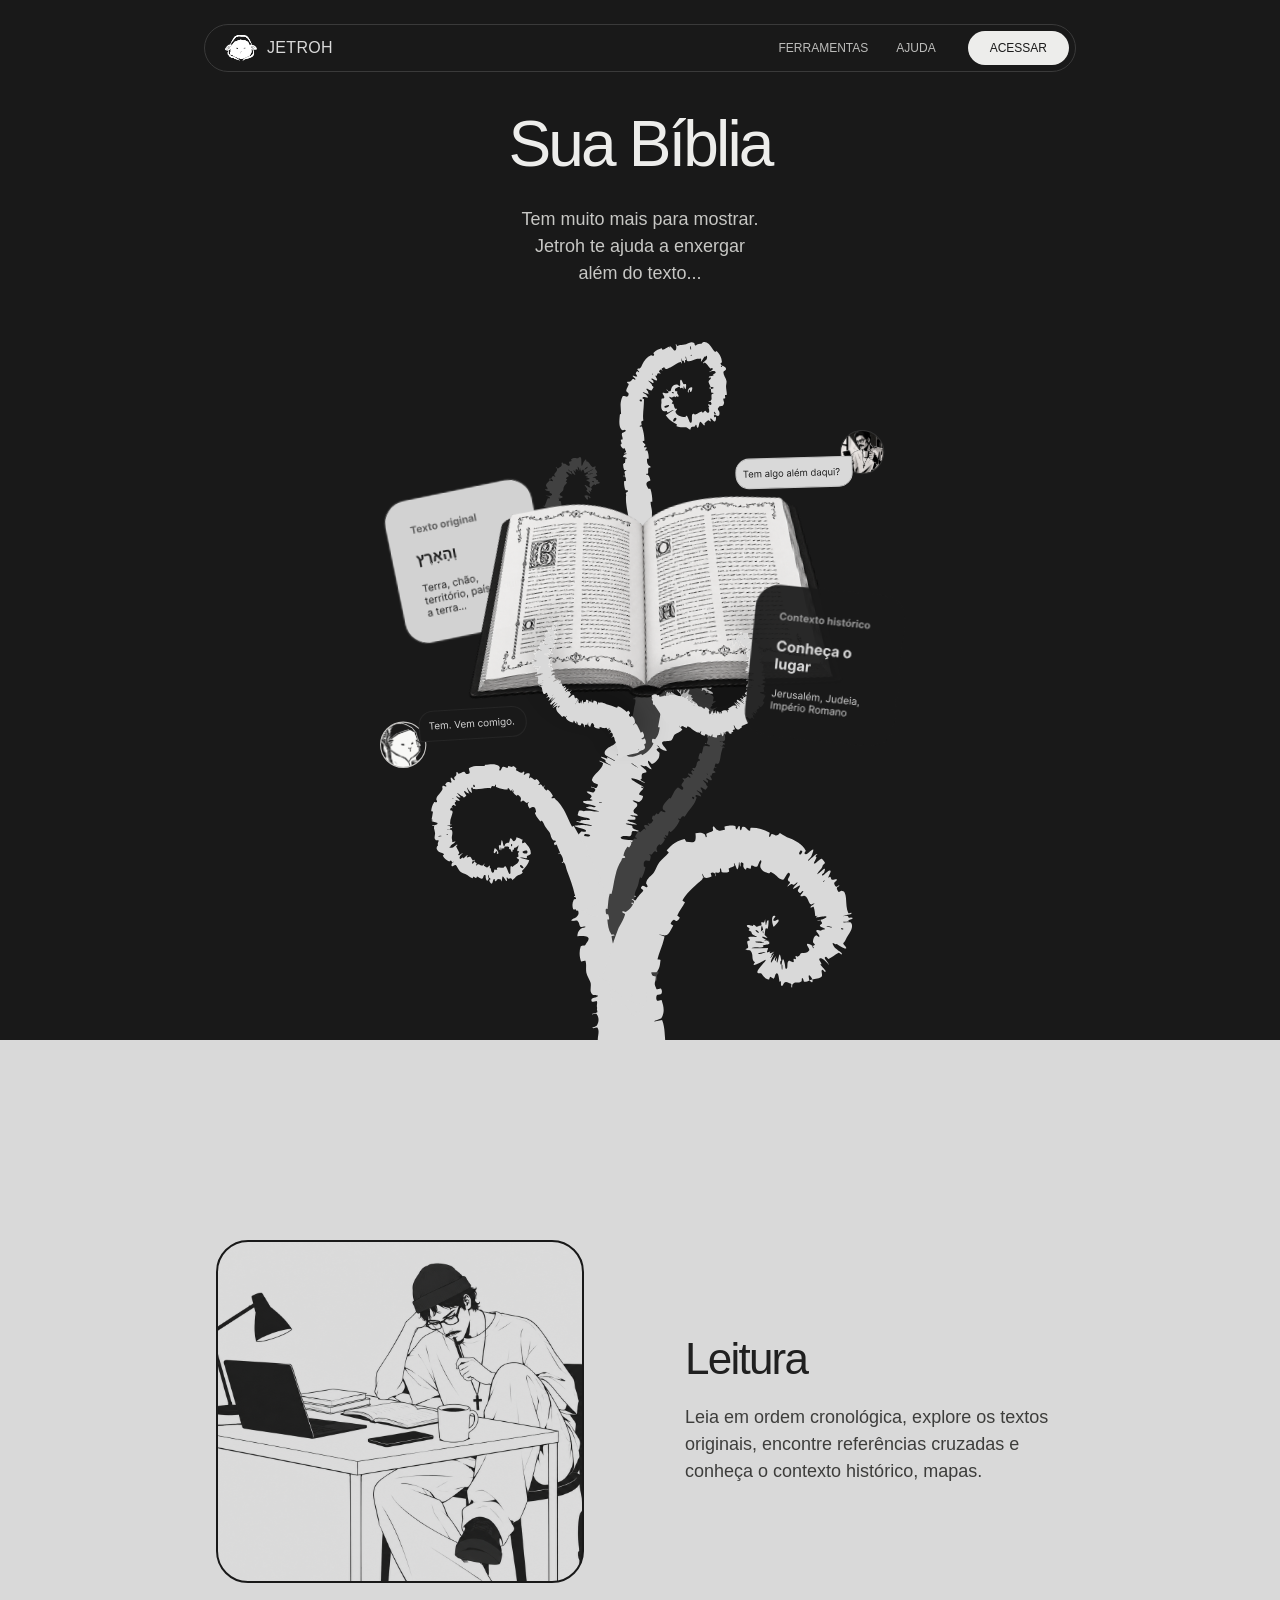
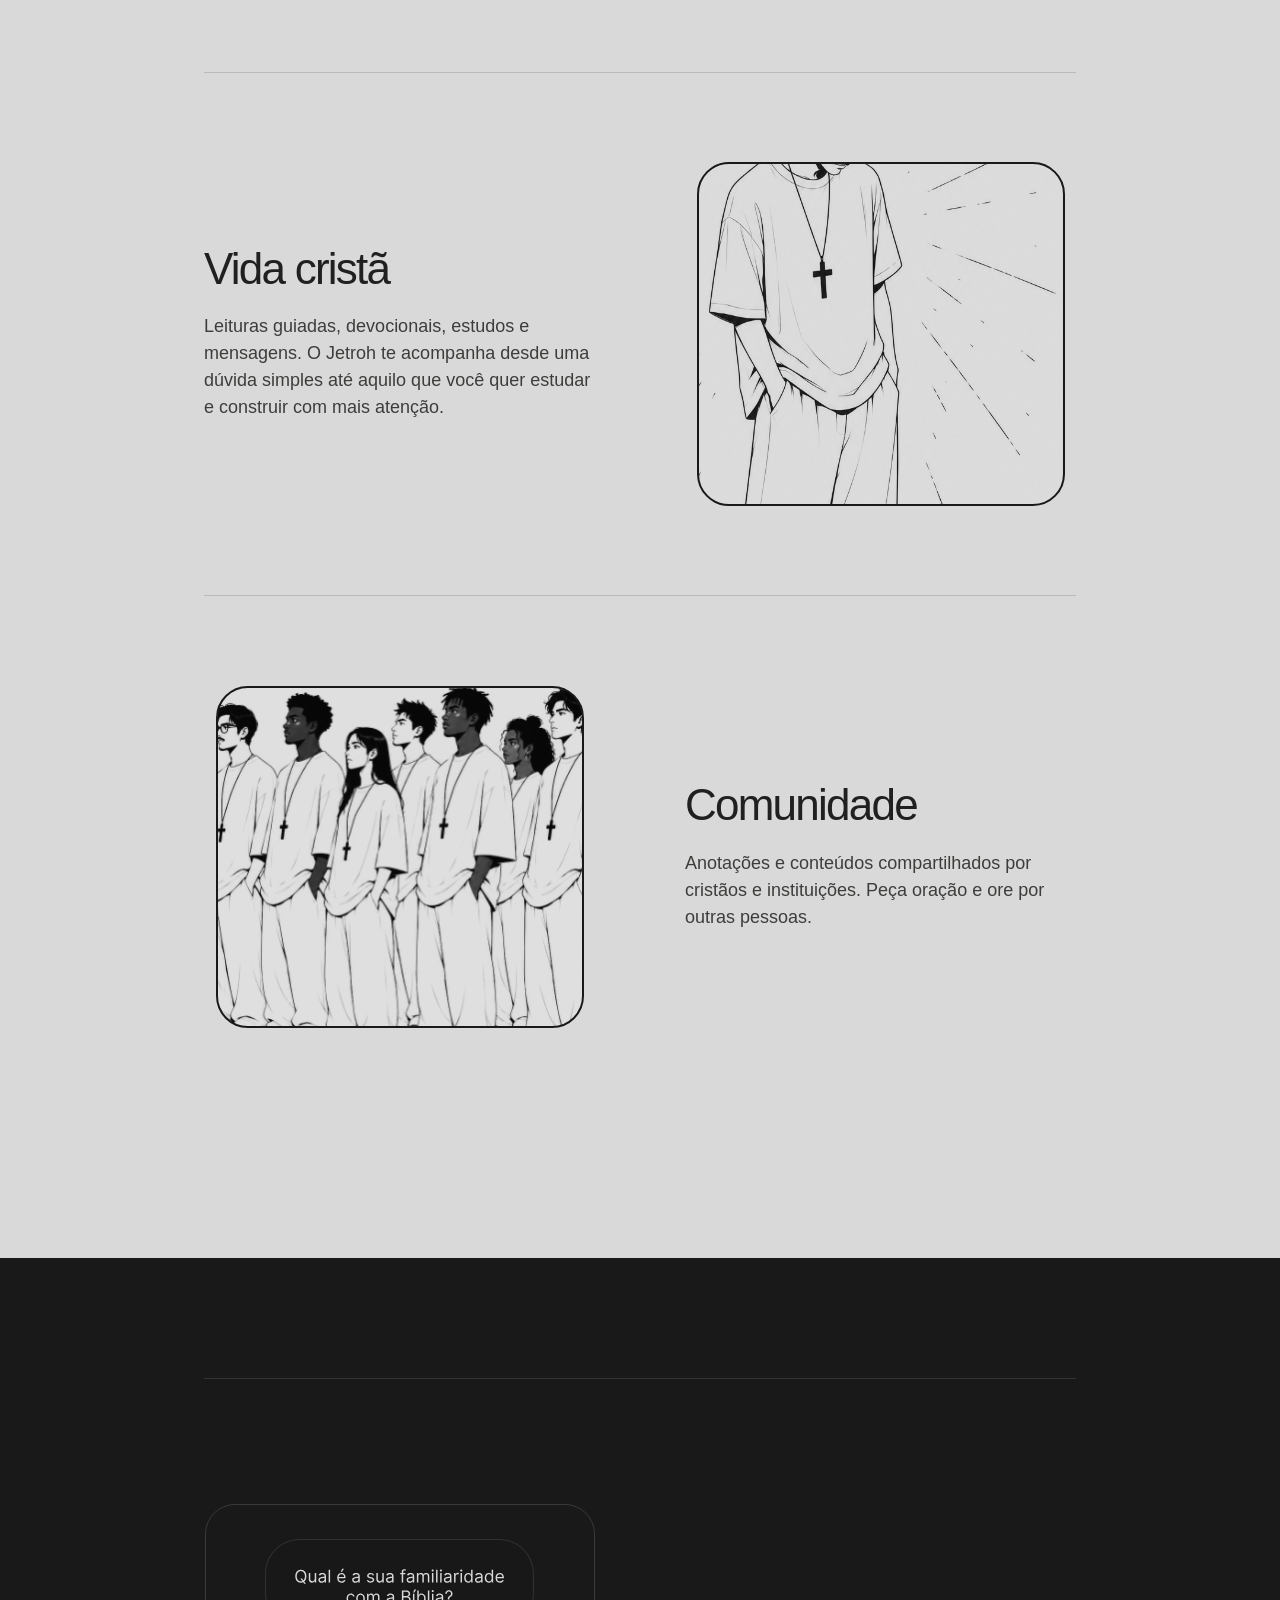
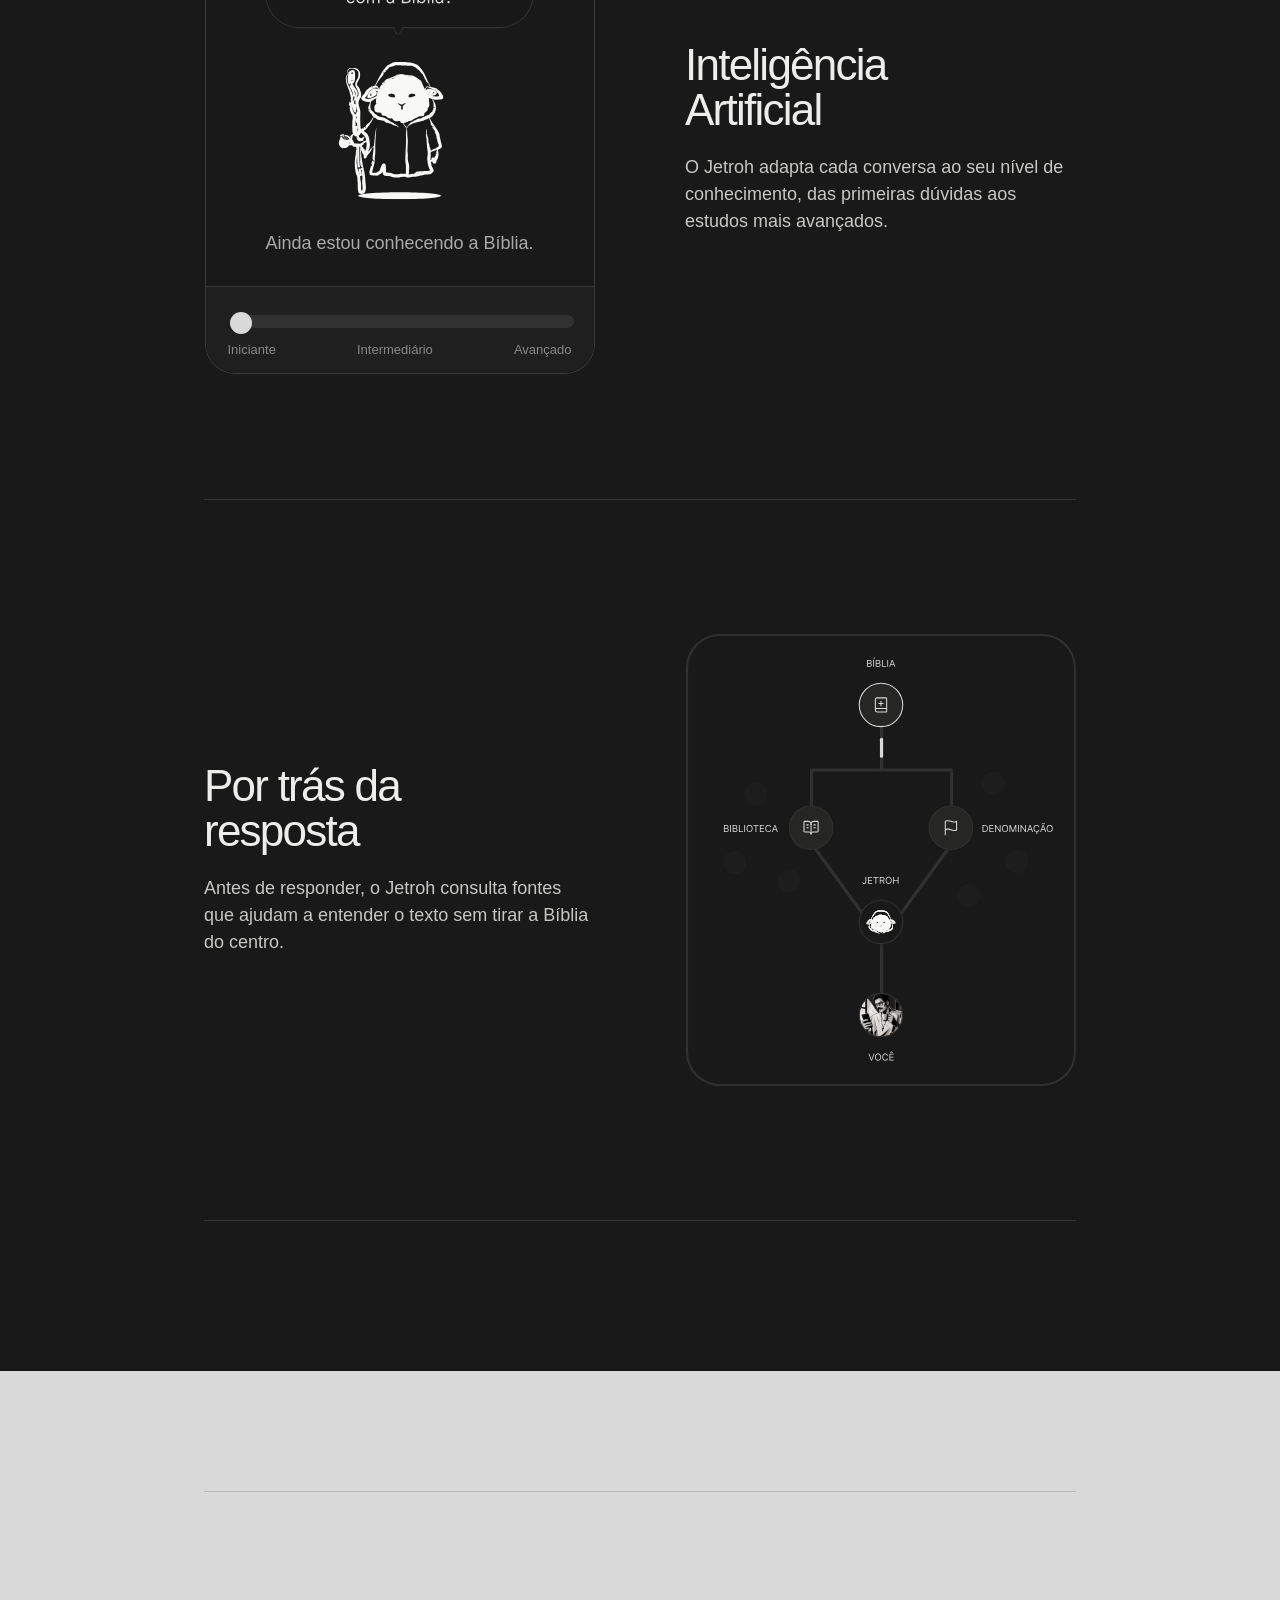
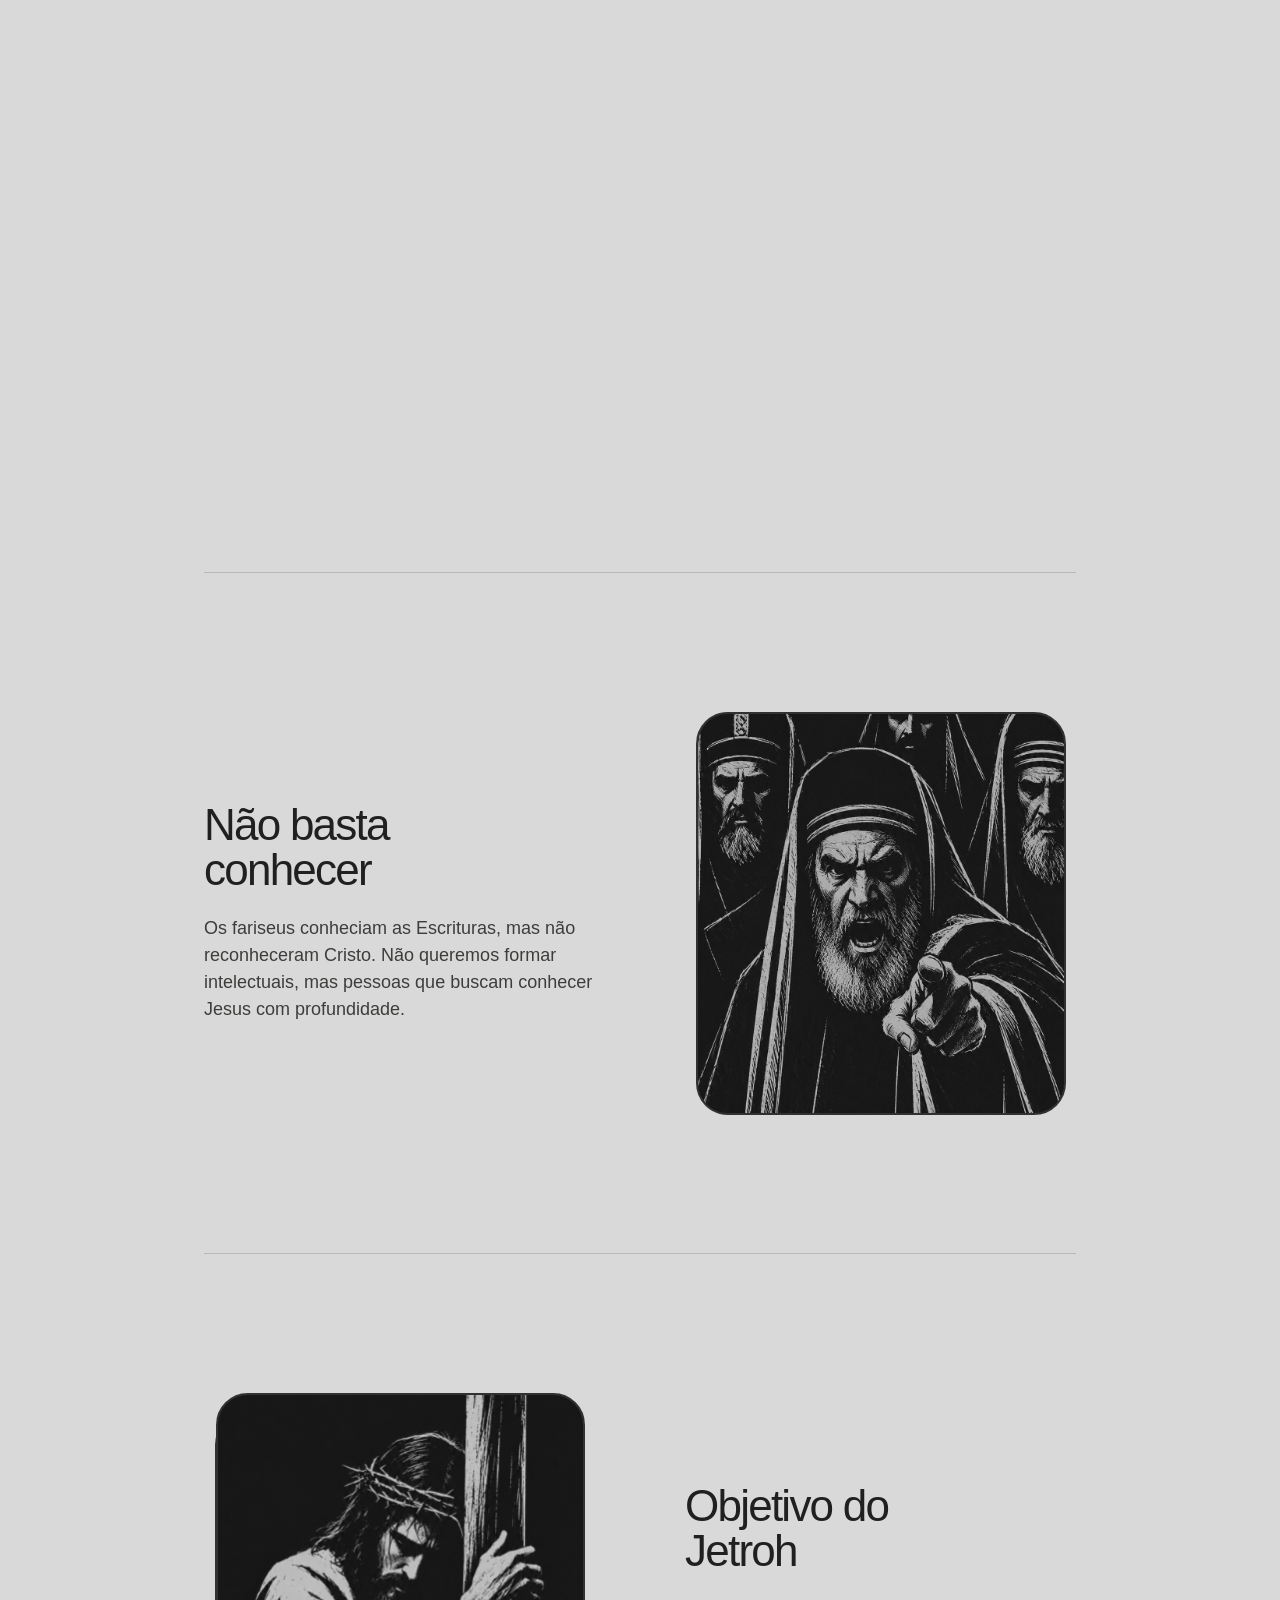
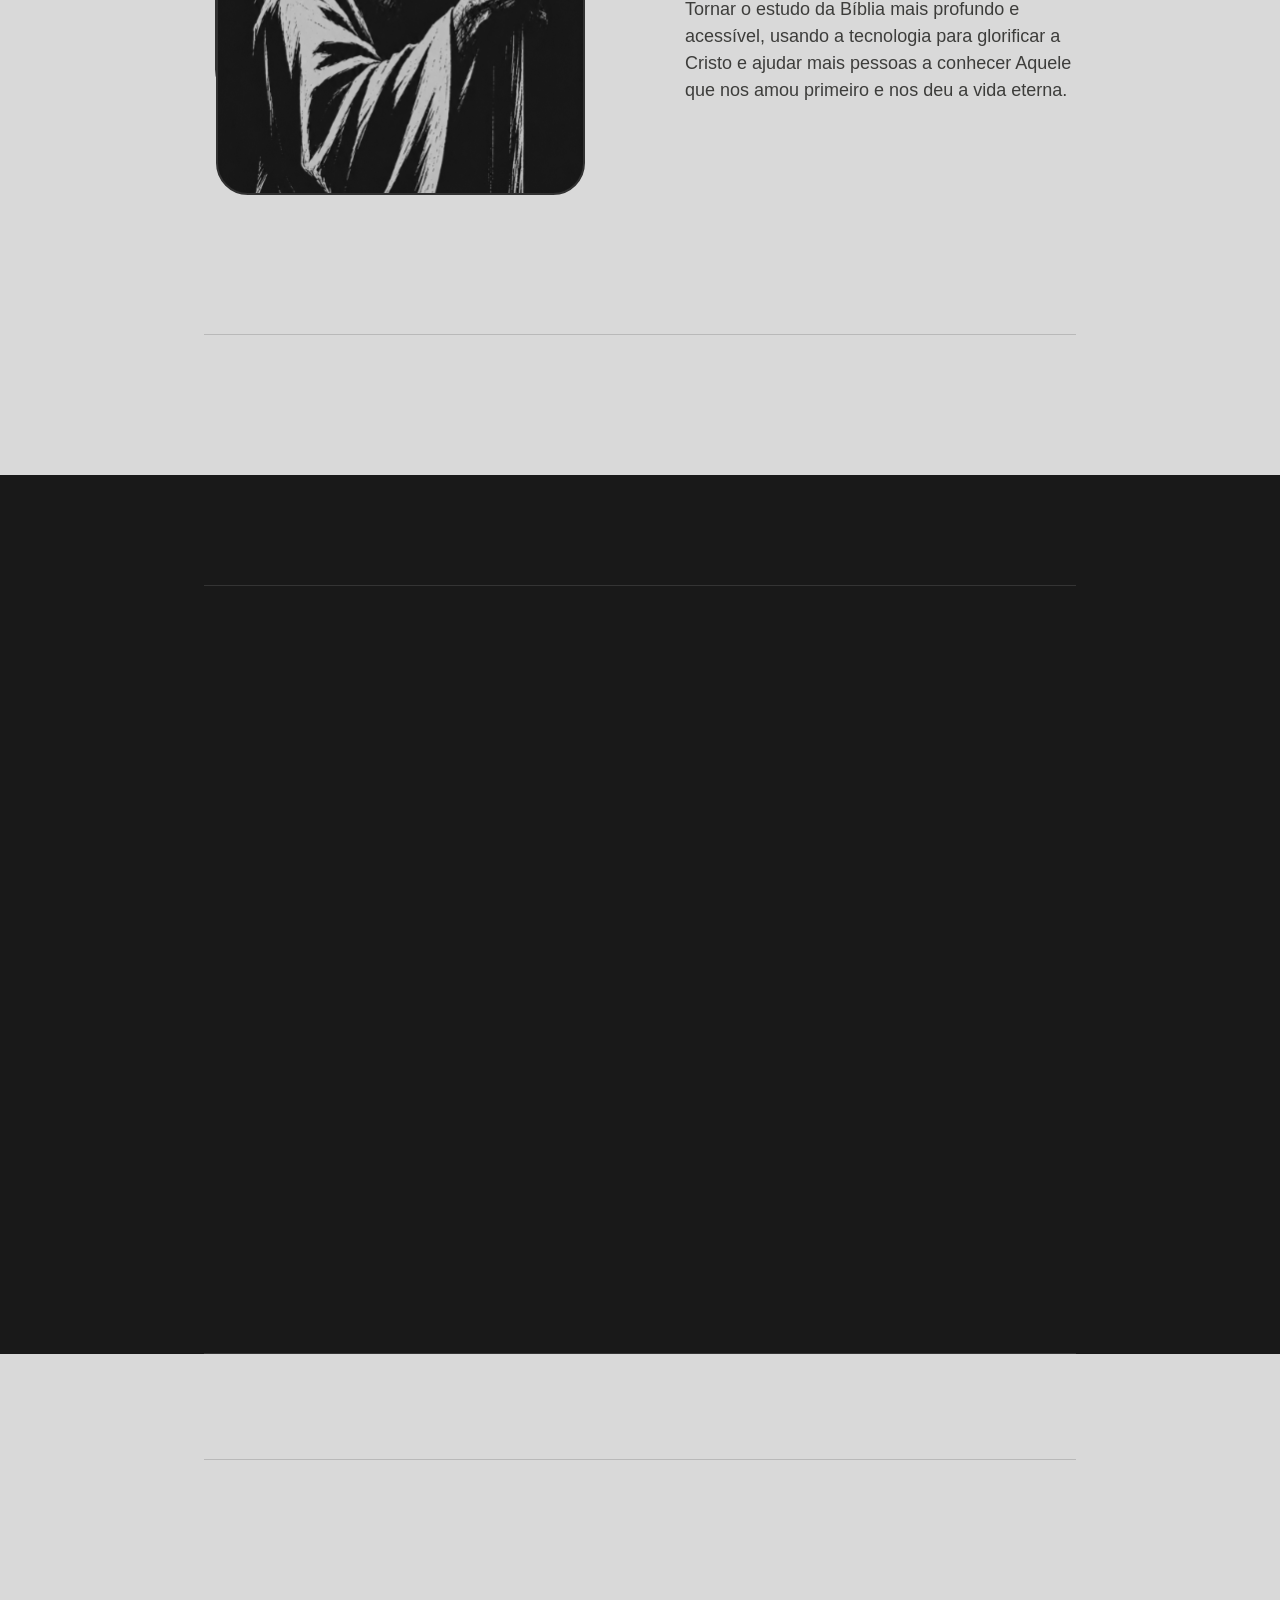
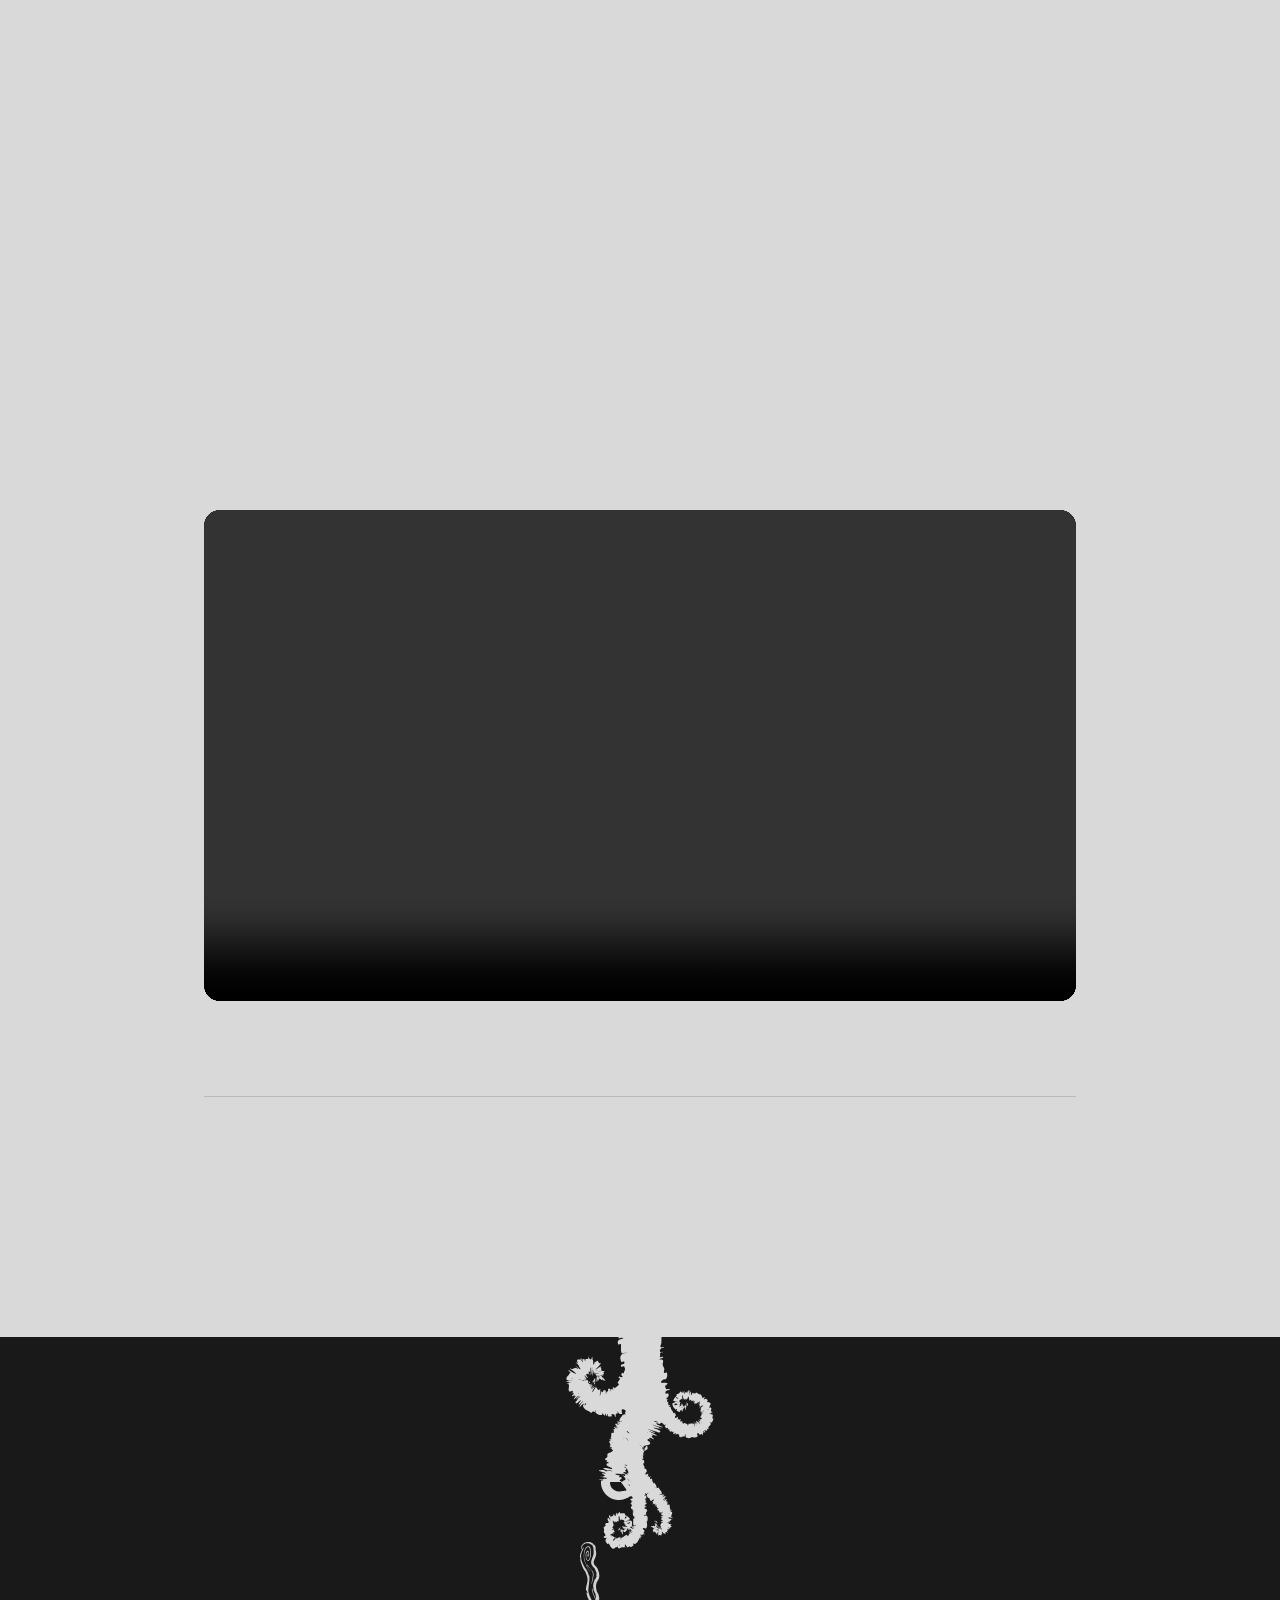
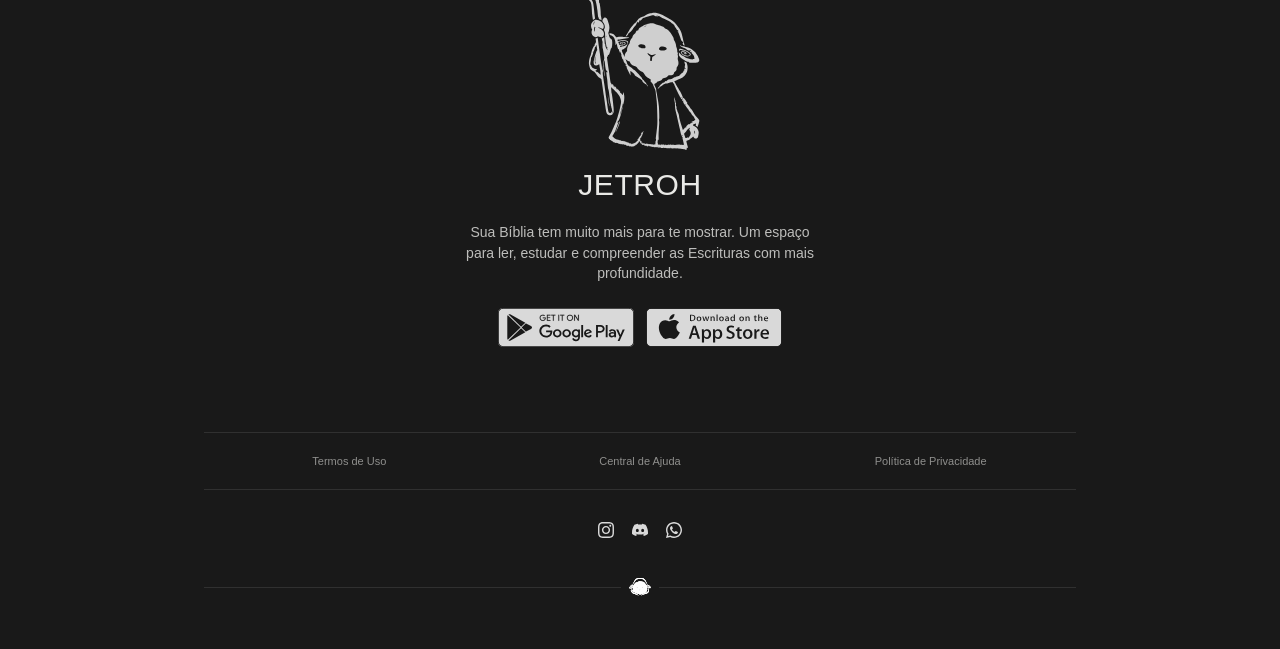
<file: index.html>
<!DOCTYPE html>
<html lang="pt-BR">
<head>
  <meta charset="UTF-8">
  <meta name="viewport" content="width=device-width, initial-scale=1.0">
  <meta name="theme-color" content="#191919">
  <title>Jetroh Bible</title>
  <link rel="icon" type="image/svg+xml" href="assets/section6/logo_jetroh.svg">
  <link rel="stylesheet" href="styles.css">
  
</head>
<body>
  <header class="topbar">
    <a class="brand-mini" href="index.html#inicio" aria-label="Jetroh"><img src="assets/section6/logo_jetroh.svg" alt=""><span>JETROH</span></a>
    <nav class="desktop-nav" aria-label="Navegação principal">
      <a href="#recursos">FERRAMENTAS</a>
      <a href="help.html">AJUDA</a>
      <a href="download.html" class="desktop-access">ACESSAR</a>
    </nav>
    <button class="menu-button" type="button" aria-label="Abrir menu" aria-expanded="false"><span></span><span></span></button>
  </header>
  <nav class="menu-panel" aria-label="Navegação"><a href="#recursos">FERRAMENTAS</a><a href="help.html">AJUDA</a><a href="download.html">ACESSAR</a></nav>

  <main>
    <section class="hero dark-shell" id="inicio">
      <div class="hero-copy">
        <h1 class="hero-title">Sua Bíblia</h1>
        <p class="hero-text">Tem muito mais para mostrar.<br>Jetroh te ajuda a enxergar<br>além do texto...</p>
      </div>
      <div class="hero-art" aria-hidden="true">
        <img class="bible-center" src="assets/section1/bible_center.svg" alt="">
        <img class="hero-card hero-card-1" src="assets/section1/card1.svg" alt="">
        <img class="hero-card hero-card-2" src="assets/section1/card2.svg" alt="">
        <img class="bubble bubble-1" src="assets/section1/balao1.svg" alt="">
        <img class="bubble bubble-2" src="assets/section1/balao2.svg" alt="">
      </div>
    </section>

    <section class="light-shell feature-stack" id="recursos">
      <article class="feature-row">
        <div class="feature-media"><img src="assets/section2/img1.svg" alt="Ilustração de estudo bíblico"></div>
        <div class="feature-copy"><h2>Leitura</h2><p>Leia em ordem cronológica, explore os textos originais, encontre referências cruzadas e conheça o contexto histórico, mapas.</p></div>
      </article>
      <div class="line light-line"></div>
      <article class="feature-row reverse">
        <div class="feature-media"><img src="assets/section2/img2.svg" alt="Ilustração de vida cristã"></div>
        <div class="feature-copy"><h2>Vida cristã</h2><p>Leituras guiadas, devocionais, estudos e mensagens. O Jetroh te acompanha desde uma dúvida simples até aquilo que você quer estudar e construir com mais atenção.</p></div>
      </article>
      <div class="line light-line"></div>
      <article class="feature-row">
        <div class="feature-media"><img src="assets/section2/img3.svg" alt="Ilustração de comunidade cristã"></div>
        <div class="feature-copy"><h2>Comunidade</h2><p>Anotações e conteúdos compartilhados por cristãos e instituições. Peça oração e ore por outras pessoas.</p></div>
      </article>
    </section>

    <section class="dark-shell ai-section" id="ia">
      <div class="line dark-line"></div>
      <article class="ai-row">
        <div class="ai-visual level-card">
          <img src="assets/section3/img1.svg" alt="Jetroh perguntando seu nível de familiaridade com a Bíblia">
          <p class="level-message" aria-live="polite">Ainda estou conhecendo a Bíblia.</p>
          <div class="level-control">
            <input id="bible-level" type="range" min="0" max="100" step="1" value="0" aria-label="Familiaridade com a Bíblia">
            <div class="level-labels"><span>Iniciante</span><span>Intermediário</span><span>Avançado</span></div>
          </div>
        </div>
        <div class="section-copy white"><h2>Inteligência<br>Artificial</h2><p>O Jetroh adapta cada conversa ao seu nível de conhecimento, das primeiras dúvidas aos estudos mais avançados.</p></div>
      </article>
      <div class="line dark-line"></div>
      <article class="ai-row reverse">
        <div class="ai-visual"><img src="assets/section3/img2.svg" alt="Fluxo de fontes do Jetroh"></div>
        <div class="section-copy white"><h2>Por trás da<br>resposta</h2><p>Antes de responder, o Jetroh consulta fontes que ajudam a entender o texto sem tirar a Bíblia do centro.</p></div>
      </article>
      <div class="line dark-line"></div>
    </section>

    <section class="light-shell editorial-section" id="biblioteca">
      <div class="line light-line"></div>
      <article class="editorial-row">
        <div class="editorial-media"><img src="assets/section4/img1.svg" alt="Biblioteca"></div>
        <div class="section-copy"><h2>Biblioteca</h2><p>Livros, comentários e materiais cristãos reunidos para ajudar você a se aprofundar no que está estudando.</p></div>
      </article>
      <div class="line light-line"></div>
      <article class="editorial-row reverse">
        <div class="editorial-media"><img src="assets/section4/img2.svg" alt="Fariseus"></div>
        <div class="section-copy"><h2>Não basta<br>conhecer</h2><p>Os fariseus conheciam as Escrituras, mas não reconheceram Cristo. Não queremos formar intelectuais, mas pessoas que buscam conhecer Jesus com profundidade.</p></div>
      </article>
      <div class="line light-line"></div>
      <article class="editorial-row">
        <div class="editorial-media"><img src="assets/section4/img3.svg" alt="Cristo carregando a cruz"></div>
        <div class="section-copy"><h2>Objetivo do<br>Jetroh</h2><p>Tornar o estudo da Bíblia mais profundo e acessível, usando a tecnologia para glorificar a Cristo e ajudar mais pessoas a conhecer Aquele que nos amou primeiro e nos deu a vida eterna.</p></div>
      </article>
      <div class="line light-line"></div>
    </section>

    <section class="dark-shell faq-section" id="faq">
      <div class="line dark-line"></div>
      <h2>Perguntas Frequentes</h2>
      <div class="faq-list">
        <div class="faq-item"><button class="faq-question" type="button" aria-expanded="false">O Jetroh é gratuito?<span>+</span></button><div class="faq-answer"><div><p>O Jetroh terá recursos acessíveis para leitura e estudo, com detalhes de planos apresentados no lançamento.</p></div></div></div>
        <div class="faq-item"><button class="faq-question" type="button" aria-expanded="false">O Jetroh tem uma denominação?<span>+</span></button><div class="faq-answer"><div><p>O aplicativo respeita tradições e denominações, mantendo a Bíblia no centro da experiência.</p></div></div></div>
        <div class="faq-item"><button class="faq-question" type="button" aria-expanded="false">O app é seguro?<span>+</span></button><div class="faq-answer"><div><p>Privacidade e segurança fazem parte da estrutura do produto, especialmente em conteúdos e anotações pessoais.</p></div></div></div>
        <div class="faq-item"><button class="faq-question" type="button" aria-expanded="false">A IA pode errar?<span>+</span></button><div class="faq-answer"><div><p>Sim. Por isso as respostas devem ser conferidas nas referências apresentadas. A IA não substitui discipulado, igreja local ou estudo responsável.</p></div></div></div>
        <div class="faq-item"><button class="faq-question" type="button" aria-expanded="false">Quais ferramentas o Jetroh tem?<span>+</span></button><div class="faq-answer"><div><p>Leitura bíblica, ferramentas de estudo, contexto, textos originais, referências, devocionais, biblioteca, comunidade e assistência por IA.</p></div></div></div>
        <div class="faq-item"><button class="faq-question" type="button" aria-expanded="false">Minhas anotações são privadas?<span>+</span></button><div class="faq-answer"><div><p>As anotações privadas permanecem privadas; conteúdos comunitários dependem da sua escolha de compartilhamento.</p></div></div></div>
        <div class="faq-item"><button class="faq-question" type="button" aria-expanded="false">Jetroh tem base bíblica?<span>+</span></button><div class="faq-answer"><div><p>A proposta do Jetroh é usar tecnologia como ferramenta para aprofundar a leitura e compreensão das Escrituras.</p></div></div></div>
      </div>
    </section>
    <div class="line dark-line"></div>

    <section class="light-shell download-section" id="download">
      <div class="line light-line"></div>
      <div class="download-wrap">
        <div class="download-visual"><img src="assets/section5/img1.svg" alt="Jetroh no celular"></div>
        <div class="section-copy download-copy"><h2>Baixe o<br>Jetroh!</h2><p>Tenha a Bíblia, ferramentas de estudo e conteúdos para se aprofundar na Palavra, tudo em um só lugar.</p><a href="download.html" class="download-cta">Acessar</a></div>
      </div>
      <div class="download-video-wrap">
        <video class="download-video" controls preload="metadata" playsinline aria-label="Demonstração das funções do Jetroh">
          Seu navegador não suporta reprodução de vídeo.
        </video>
      </div>
      <div class="line light-line"></div>
    </section>
  </main>

  <footer class="dark-shell footer">
    <img class="footer-transition" src="assets/section6/element1.svg" alt="">
    <div class="footer-art"><img src="assets/section6/jetroh.svg" alt=""></div>
    <div class="footer-brand"><span>JETROH</span></div>
    <p>Sua Bíblia tem muito mais para te mostrar. Um espaço para ler, estudar e compreender as Escrituras com mais profundidade.</p>
    <div class="store-buttons">
      <img src="assets/section6/botao_play.svg" alt="Google Play">
      <img src="assets/section6/botao_apple.svg" alt="App Store">
    </div>
    <div class="footer-links"><a href="#">Termos de Uso</a><a href="help.html">Central de Ajuda</a><a href="#">Política de Privacidade</a></div>
    <div class="footer-social" aria-label="Redes sociais">
      <a href="https://www.instagram.com/jetroh.bible/" target="_blank" rel="noopener noreferrer" aria-label="Instagram"><img src="assets/section6/insta.svg" alt=""></a>
      <a href="https://discord.gg/aUsStU58s" aria-label="Discord"><img src="assets/section6/discord.svg" alt=""></a>
      <a href="#" aria-label="WhatsApp"><img src="assets/section6/zap.svg" alt=""></a>
    </div>
    <div class="footer-bottom-mark"><button class="to-top" aria-label="Voltar ao topo"><img src="assets/section6/logo_jetroh.svg" alt=""></button></div>
  </footer>

  <script src="script.js"></script>
</body>
</html>
</file>
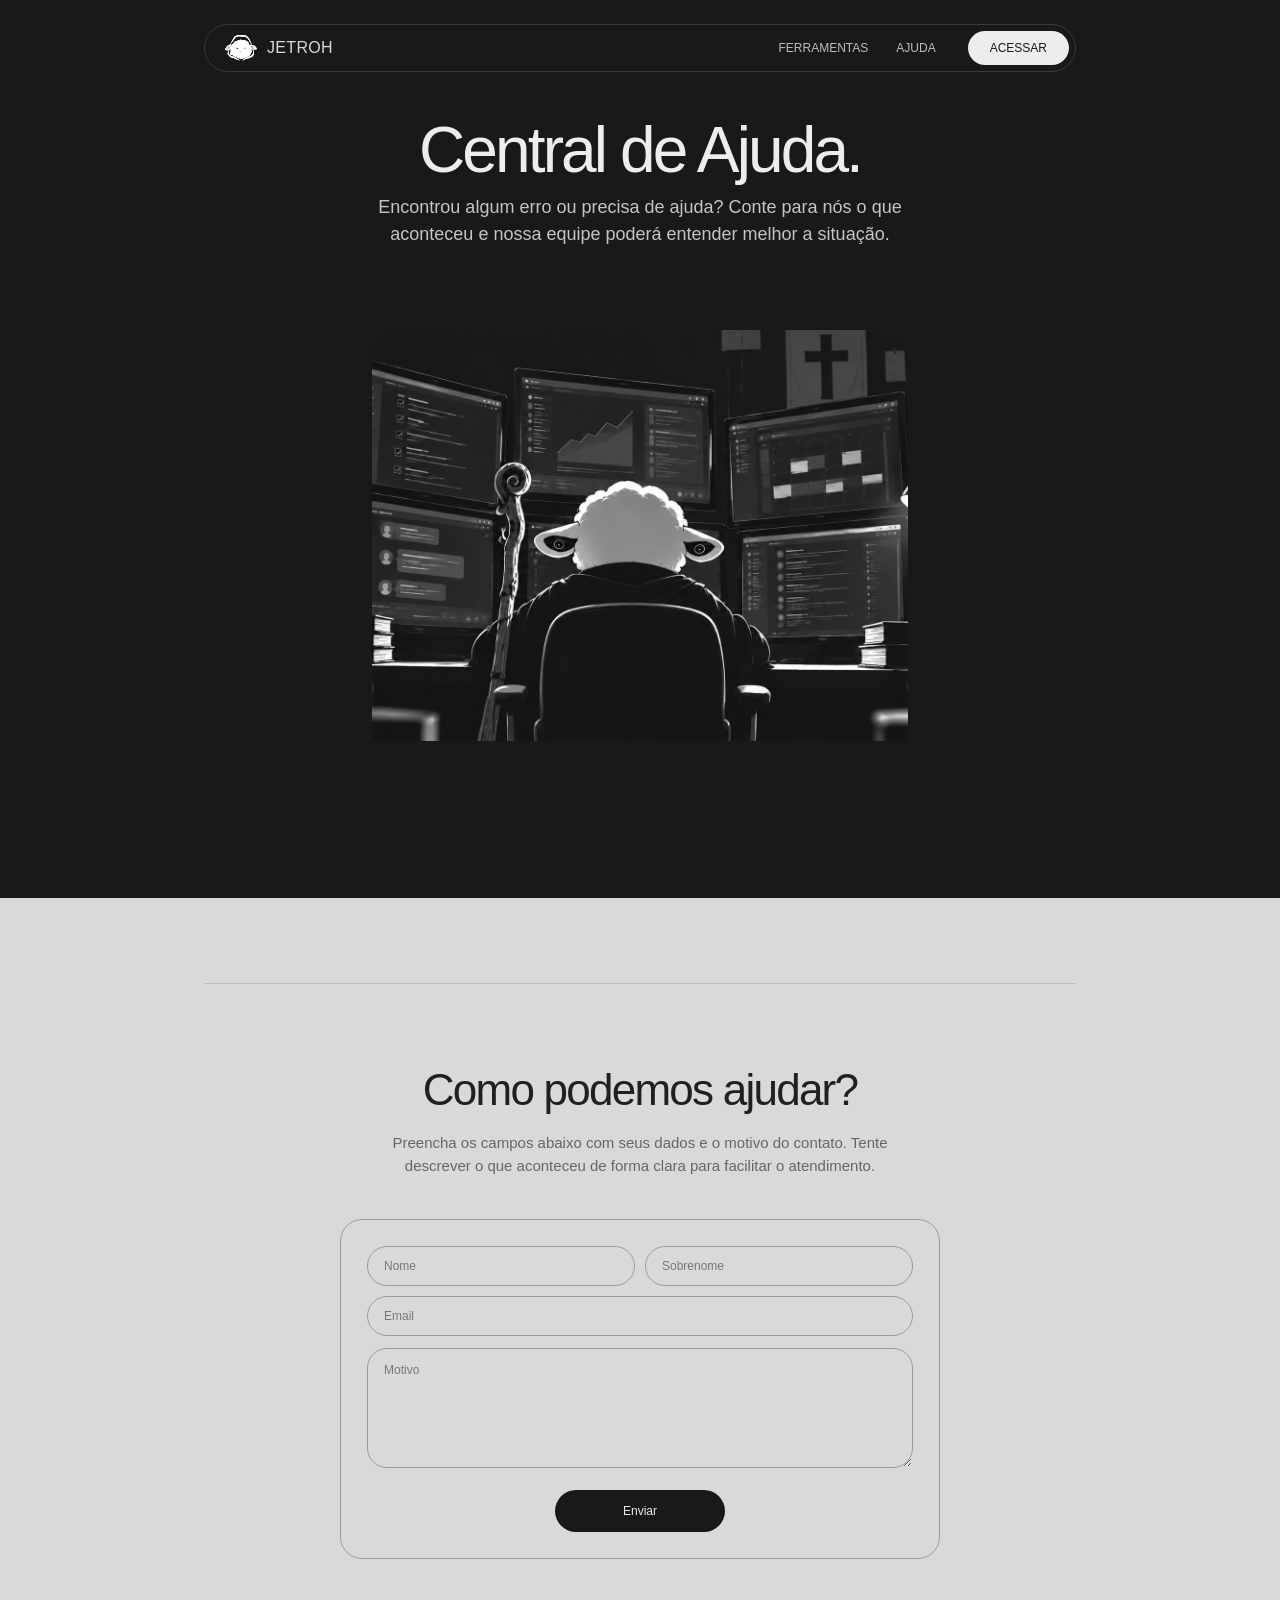
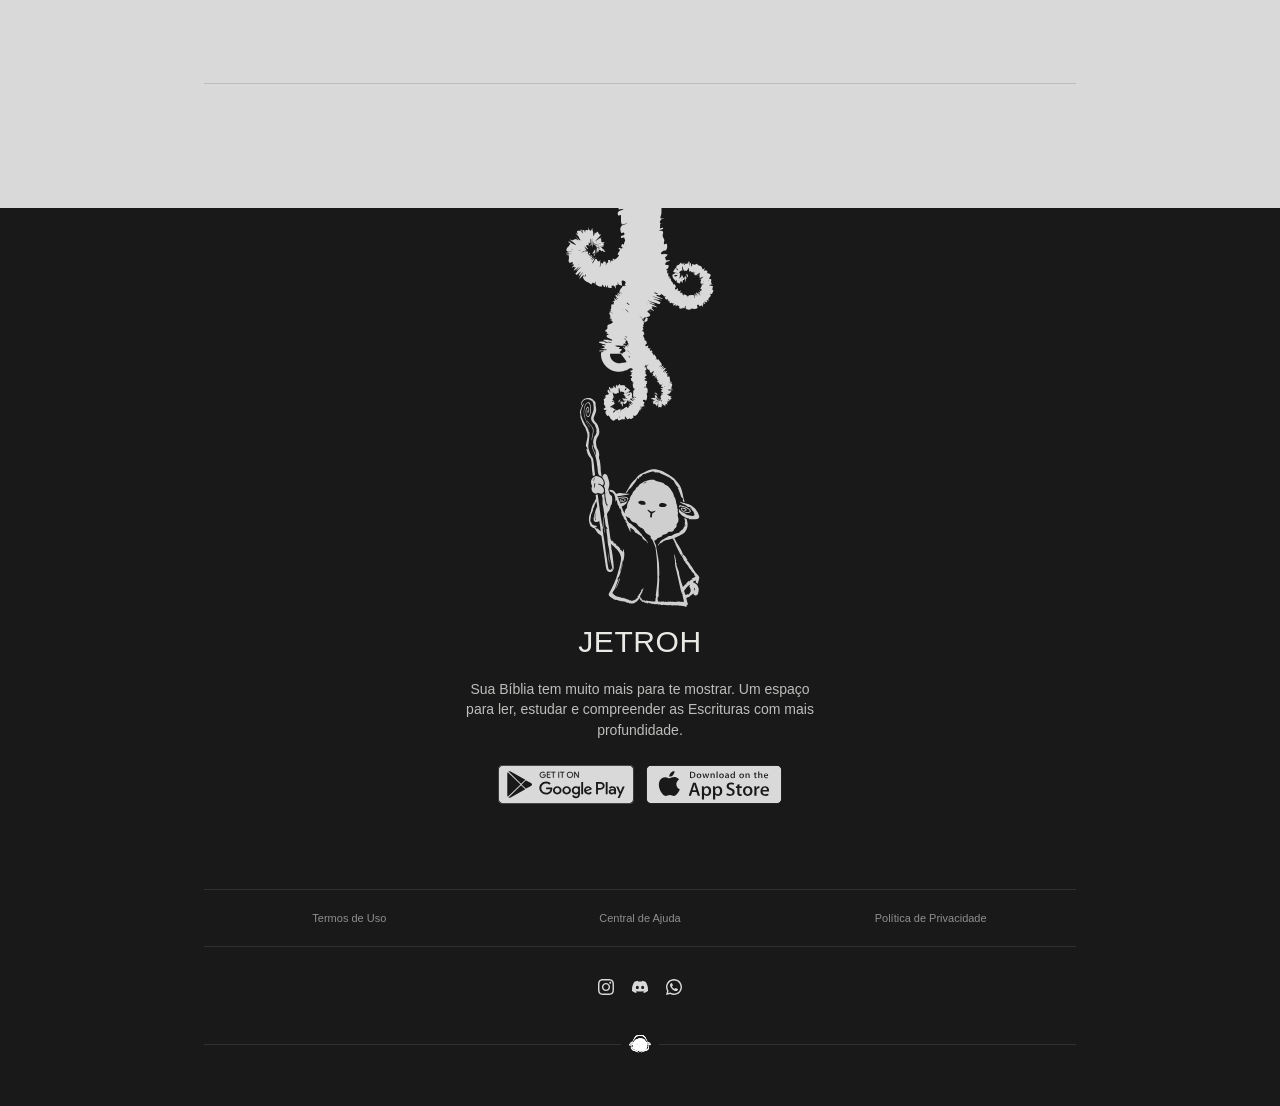
<file: help.html>
<!DOCTYPE html>
<html lang="pt-BR">
<head>
  <meta charset="UTF-8">
  <meta name="viewport" content="width=device-width, initial-scale=1.0">
  <meta name="theme-color" content="#191919">
  <title>Jetroh Bible</title>
  <link rel="icon" type="image/svg+xml" href="assets/section6/logo_jetroh.svg">
  <link rel="stylesheet" href="styles.css">
</head>
<body class="waitlist-page waitlist-v2 help-v2">
  <header class="topbar">
    <a class="brand-mini" href="index.html#inicio" aria-label="Voltar para a página principal do Jetroh"><img src="assets/section6/logo_jetroh.svg" alt=""><span>JETROH</span></a>
    <nav class="desktop-nav" aria-label="Navegação principal">
      <a href="index.html#recursos">FERRAMENTAS</a><a href="help.html">AJUDA</a><a href="download.html" class="desktop-access">ACESSAR</a>
    </nav>
    <button class="menu-button" type="button" aria-label="Abrir menu" aria-expanded="false"><span></span><span></span></button>
  </header>
  <nav class="menu-panel" aria-label="Navegação"><a href="index.html#recursos">FERRAMENTAS</a><a href="help.html">AJUDA</a><a href="download.html">ACESSAR</a></nav>

  <main>
    <section class="wl-hero dark-shell">
      <div class="wl-hero-copy">
        <h1>Central de Ajuda.</h1>
        <p>Encontrou algum erro ou precisa de ajuda? Conte para nós o que aconteceu e nossa equipe poderá entender melhor a situação.</p>
      </div>
      <div class="wl-parallax help-parallax" aria-hidden="true"></div>
    </section>

    <section class="wl-content light-shell help-content">
      <div class="wl-separator"></div>
      <div class="help-form-section">
        <div class="help-form-intro">
          <h2>Como podemos ajudar?</h2>
          <p>Preencha os campos abaixo com seus dados e o motivo do contato. Tente descrever o que aconteceu de forma clara para facilitar o atendimento.</p>
        </div>
        <form class="help-contact-form" action="#" method="post">
          <div class="help-field-row">
            <input type="text" name="nome" placeholder="Nome" autocomplete="given-name" required>
            <input type="text" name="sobrenome" placeholder="Sobrenome" autocomplete="family-name" required>
          </div>
          <input class="help-email" type="email" name="email" placeholder="Email" autocomplete="email" required>
          <textarea name="motivo" placeholder="Motivo" required></textarea>
          <button type="submit">Enviar</button>
        </form>
      </div>
      <div class="wl-separator"></div>
    </section>
  </main>

  <footer class="dark-shell footer">
    <img class="footer-transition" src="assets/section6/element1.svg" alt="">
    <div class="footer-art"><img src="assets/section6/jetroh.svg" alt=""></div>
    <div class="footer-brand"><span>JETROH</span></div>
    <p>Sua Bíblia tem muito mais para te mostrar. Um espaço para ler, estudar e compreender as Escrituras com mais profundidade.</p>
    <div class="store-buttons"><img src="assets/section6/botao_play.svg" alt="Google Play"><img src="assets/section6/botao_apple.svg" alt="App Store"></div>
    <div class="footer-links"><a href="#">Termos de Uso</a><a href="help.html">Central de Ajuda</a><a href="#">Política de Privacidade</a></div>
    <div class="footer-social" aria-label="Redes sociais"><a href="https://www.instagram.com/jetroh.bible/" target="_blank" rel="noopener noreferrer" aria-label="Instagram"><img src="assets/section6/insta.svg" alt=""></a><a href="https://discord.gg/aUsStU58s" aria-label="Discord"><img src="assets/section6/discord.svg" alt=""></a><a href="#" aria-label="WhatsApp"><img src="assets/section6/zap.svg" alt=""></a></div>
    <div class="footer-bottom-mark"><button class="to-top" type="button" aria-label="Voltar ao topo"><img src="assets/section6/logo_jetroh.svg" alt=""></button></div>
  </footer>
  <script src="script.js"></script>
</body>
</html>
</file>
<file: styles.css>
:root{--dark:#191919;--light:#D9D9D9;--ink:#191919;--muted:#9d9d9a;--line-light:#b9b9b9;--line-dark:#343434;--white:#e9e9e6}
*{box-sizing:border-box}html{scroll-behavior:smooth}body{margin:0;background:var(--dark);color:var(--ink);font-family:Inter,Arial,sans-serif;font-weight:400}a{color:inherit;text-decoration:none}button{font:inherit}.dark-shell{background:var(--dark);color:var(--white)}.light-shell{background:var(--light);color:var(--ink)}
.topbar{height:48px;width:min(872px,78vw);display:flex;align-items:center;justify-content:space-between;padding:0 20px;position:fixed;z-index:50;left:50%;top:24px;transform:translateX(-50%);background:#191919;border:1px solid #3a3a3a;border-radius:999px;color:#d9d9d9}.brand-mini{display:flex;align-items:center;gap:10px;font-family:Arial,sans-serif;font-size:16px;letter-spacing:.02em}.brand-mini img{width:32px;height:auto;filter:brightness(2)}.menu-button{width:32px;height:32px;border:0;background:transparent;display:grid;place-content:center;gap:5px;cursor:pointer}.menu-button span{display:block;width:15px;height:1px;background:#d9d9d9}.menu-panel{display:none;position:absolute;right:0;top:56px;padding:12px;background:#202020;border:1px solid #383838;border-radius:14px;min-width:190px}.menu-panel.open{display:grid}.menu-panel a{padding:9px 12px;font-size:12px;color:#d9d9d9}
.hero{height:1040px;position:relative;overflow:hidden;padding-top:112px}.hero-copy{text-align:center;position:relative;z-index:3}.hero h1{margin:0;font-family:Arial,sans-serif;font-weight:400;font-size:clamp(58px,5.5vw,86px);line-height:.95;letter-spacing:-.055em;color:#ededeb}.hero h1 span{font-size:.45em;line-height:1.5;font-family:Arial,sans-serif;font-weight:400;letter-spacing:0}.hero-art{width:760px;height:790px;margin:48px auto 0;position:relative}.bible-center{position:absolute;left:50%;top:0;transform:translateX(-50%);height:782px;width:auto}.hero-card{position:absolute;width:180px}.hero-card-1{left:78px;top:200px;transform:rotate(-3deg)}.hero-card-2{right:68px;top:220px;transform:rotate(2deg)}.bubble{position:absolute;width:165px}.bubble-1{left:25px;top:410px}.bubble-2{right:10px;top:445px}
.line{height:1px;width:min(872px,78vw);margin:0 auto}.light-line{background:var(--line-light)}.dark-line{background:var(--line-dark)}.feature-stack{padding:110px 0 140px}.feature-row,.ai-row,.editorial-row,.download-wrap{width:min(872px,82vw);margin:0 auto;display:grid;grid-template-columns:1fr 1fr;align-items:center;gap:90px}.feature-row{min-height:522px}.feature-row.reverse .feature-media,.ai-row.reverse .ai-visual,.editorial-row.reverse .editorial-media{order:2}.feature-row.reverse .feature-copy,.ai-row.reverse .section-copy,.editorial-row.reverse .section-copy{order:1}.feature-media img{width:100%;max-width:368px;display:block;margin:auto}.feature-copy h2,.section-copy h2{font-family:Arial,sans-serif;font-weight:400;font-size:44px;line-height:1.02;letter-spacing:-.04em;margin:0 0 22px;color:#202020}.feature-copy p,.section-copy p{font-size:18px;line-height:1.5;margin:0;max-width:390px;color:#3d3d3b}.ai-section{padding:120px 0 150px}.ai-row{min-height:720px}.section-copy.white h2{color:#ededeb}.section-copy.white p{color:#c7c7c4}.ai-visual img{display:block;width:100%;max-width:310px;margin:auto}.level-card{border:1px solid #3a3a3a;border-radius:30px;overflow:hidden;max-width:390px;margin:auto;padding-top:34px}.level-card>img{max-width:270px}.level-message{height:86px;margin:0!important;padding:18px 30px;display:grid;place-items:center;text-align:center;color:#aaa!important;font-size:18px!important;line-height:1.25!important}.level-control{border-top:1px solid #373737;padding:26px 22px 20px}.level-control input{width:100%;accent-color:#d9d9d9;cursor:pointer}.level-labels{display:flex;justify-content:space-between;margin-top:10px;color:#888;font-size:11px}.editorial-section{padding:120px 0 140px}.editorial-row{min-height:680px}.editorial-media img{display:block;width:100%;max-width:370px;margin:auto}.faq-section{padding:110px 0 145px}.faq-section>h2{font-family:Arial,sans-serif;font-weight:400;font-size:42px;text-align:center;margin:110px 0 50px}.faq-list{width:min(872px,82vw);margin:auto;border:1px solid #292929;border-radius:20px;overflow:hidden;background:#1d1d1d}.faq-list details{border-bottom:1px solid #303030}.faq-list details:last-child{border-bottom:0}.faq-list summary{list-style:none;cursor:pointer;padding:21px 25px;color:#d8d8d5;font-size:14px;display:flex;justify-content:space-between}.faq-list summary::-webkit-details-marker{display:none}.faq-list summary span{color:#818181}.faq-list p{margin:0;padding:0 60px 22px 25px;color:#9c9c9a;font-size:13px;line-height:1.55}.download-section{padding:105px 0 240px}.download-wrap{min-height:650px}.download-visual img{display:block;width:100%;max-width:368px;margin:auto}.download-copy .download-cta{display:inline-flex;margin-top:28px;background:#191919;color:#e2e2df;border-radius:999px;padding:13px 32px;font-size:13px}.footer{min-height:850px;text-align:center;padding:205px 0 45px;position:relative;overflow:hidden}.footer-transition{position:absolute;top:-155px;left:50%;transform:translateX(-50%);width:150px;height:auto}.footer-art img{width:120px;height:auto;opacity:.95}.footer-brand{margin:12px auto 0;display:flex;flex-direction:column;gap:8px;align-items:center;font-family:Arial,sans-serif;font-size:30px;letter-spacing:.02em}.footer-brand img{width:24px;filter:brightness(3)}.footer>p{width:min(370px,78vw);margin:20px auto 25px;font-size:14px;line-height:1.45;color:#bdbdbb}.store-buttons{display:flex;justify-content:center;align-items:center;gap:12px}.store-buttons img{display:block;height:39px;width:auto}.footer-links{width:min(872px,82vw);border-top:1px solid #303030;border-bottom:1px solid #303030;margin:85px auto 0;padding:22px 0;display:flex;justify-content:center;gap:80px;color:#8f8f8d;font-size:11px}.to-top{margin-top:28px;border:0;background:transparent;color:#f1f1ee;font-size:20px;cursor:pointer}
@media(max-width:700px){.topbar{top:18px;height:48px;width:74vw;padding:0 16px}.brand-mini{font-size:14px}.brand-mini img{width:21px}.hero{height:790px;padding-top:110px}.hero h1{font-size:48px;line-height:.96}.hero h1 span{font-size:.46em}.hero-art{width:100%;height:610px;margin-top:38px}.bible-center{height:500px;top:0}.hero-card{width:112px}.hero-card-1{left:9%;top:150px}.hero-card-2{right:7%;top:185px}.bubble{width:112px}.bubble-1{left:8%;top:305px}.bubble-2{right:5%;top:335px}.line{width:86vw}.feature-stack{padding:55px 0 50px}.feature-row,.ai-row,.editorial-row,.download-wrap{width:74vw;grid-template-columns:1fr;gap:24px}.feature-row{min-height:500px;padding:42px 0;align-content:center}.feature-row.reverse .feature-media,.ai-row.reverse .ai-visual,.editorial-row.reverse .editorial-media{order:2}.feature-row.reverse .feature-copy,.ai-row.reverse .section-copy,.editorial-row.reverse .section-copy{order:1}.feature-media img{max-width:100%}.feature-copy h2,.section-copy h2{font-size:36px;margin-bottom:14px}.feature-copy p,.section-copy p{font-size:16px;line-height:1.42;max-width:none}.ai-section{padding:55px 0}.ai-row{min-height:610px;padding:40px 0;align-content:center}.ai-row .ai-visual{order:2}.ai-row .section-copy{order:1}.ai-visual img{max-width:100%}.level-card{width:100%;border-radius:24px;padding-top:24px}.level-card>img{max-width:250px}.level-message{height:88px;font-size:17px!important}.level-control{padding:22px 16px 18px}.editorial-section{padding:50px 0 55px}.editorial-row{min-height:590px;padding:45px 0;align-content:center}.editorial-row .editorial-media{order:2}.editorial-row .section-copy{order:1}.editorial-media img{max-width:100%}.faq-section{padding:55px 0 70px}.faq-section>h2{font-size:30px;margin:58px 0 28px}.faq-list{width:74vw;border-radius:13px}.faq-list summary{padding:15px 13px;font-size:11px}.faq-list p{padding:0 32px 15px 13px;font-size:11px}.download-section{padding:48px 0 180px}.download-wrap{min-height:560px;padding:42px 0;align-content:center}.download-visual{order:2}.download-copy{order:1}.download-copy .download-cta{display:none}.footer{min-height:650px;padding-top:150px}.footer-transition{top:-115px;width:105px}.footer-art img{width:78px}.footer-brand{font-size:26px}.footer-brand img{width:20px}.footer>p{font-size:13px;width:58vw}.store-buttons img{height:31px}.footer-links{margin-top:55px;width:74vw;gap:35px;font-size:9px}.to-top{margin-top:22px}}

/* Refinos aprovados — hero, seletor de familiaridade e rodapé */
.hero h1{
  display:flex;
  flex-direction:column;
  align-items:center;
  gap:24px;
  font-family:Arial,sans-serif;
  font-weight:400;
  line-height:1;
  letter-spacing:-.045em;
}
.hero-title{
  display:block;
  font-size:clamp(58px,5vw,78px);
  color:#ededeb;
}
.hero-subtitle{
  display:block;
  font-size:clamp(25px,2.25vw,34px);
  line-height:1.18;
  letter-spacing:-.02em;
  color:#ededeb;
}
.hero-art{isolation:isolate}
.bible-center{z-index:2}
.hero-card-1{
  z-index:1;
  left:calc(50% - 255px);
  top:145px;
  width:168px;
  transform:rotate(-5deg);
}
.hero-card-2{
  z-index:3;
  right:auto;
  left:calc(50% + 105px);
  top:250px;
  width:160px;
  transform:rotate(2deg);
}
.bubble{z-index:4}
.bubble-1{
  left:calc(50% + 95px);
  top:95px;
  width:150px;
}
.bubble-2{
  right:auto;
  left:calc(50% - 260px);
  top:370px;
  width:148px;
}

.level-card{
  width:390px;
  height:470px;
  max-width:100%;
  display:flex;
  flex-direction:column;
  padding-top:34px;
}
.level-card>img{
  width:270px;
  height:261px;
  max-width:100%;
  object-fit:contain;
  flex:0 0 261px;
}
.level-message{
  box-sizing:border-box;
  width:100%;
  height:86px;
  min-height:86px;
  max-height:86px;
  flex:0 0 86px;
  overflow:hidden;
}
.level-control{
  height:88px;
  min-height:88px;
  margin-top:auto;
  flex:0 0 88px;
  background-color:#1F1F1F;
}

.footer{
  padding-top:205px;
}
.footer-transition{
    top: -22px;
    width: 148px;
    z-index: 2;
}
.footer-art{
  position:relative;
  z-index:3;
}
.footer-brand{
  margin-top:14px;
  display:block;
}
.footer-brand span{
  display:block;
}

.footer-social{
  width:min(872px,82vw);
  margin:0 auto;
  padding:30px 0 12px;
  display:flex;
  align-items:center;
  justify-content:center;
  gap:14px;
}
.footer-social a{
  display:grid;
  place-items:center;
  width:20px;
  height:20px;
}
.footer-social img{
  display:block;
  max-width:18px;
  max-height:18px;
  width:auto;
  height:auto;
}

.footer-bottom-mark{
  width:min(872px,82vw);
  height:34px;
  margin:18px auto 0;
  position:relative;
  display:flex;
  align-items:center;
  justify-content:center;
}
.footer-bottom-mark::before{
  content:"";
  position:absolute;
  left:0;
  right:0;
  top:50%;
  height:1px;
  background:#303030;
}
.to-top{
  position:relative;
  z-index:2;
  margin:0;
  width:38px;
  height:30px;
  display:grid;
  place-items:center;
  border:0;
  background:#191919;
  padding:0 8px;
}
.to-top img{
  display:block;
  width:22px;
  height:auto;
  filter:brightness(3);
}

@media(max-width:700px){
  .hero h1{gap:14px}
  .hero-title{font-size:48px}
  .hero-subtitle{font-size:23px;line-height:1.22}
  .hero-card-1{left:calc(50% - 185px);top:108px;width:116px}
  .hero-card-2{left:calc(50% + 68px);top:185px;width:112px}
  .bubble-1{left:calc(50% + 52px);top:78px;width:106px}
  .bubble-2{left:calc(50% - 185px);top:300px;width:104px}
  .level-card{height:430px;padding-top:24px}
  .level-card>img{width:250px;height:240px;flex-basis:240px}
  .level-message{height:82px;min-height:82px;max-height:82px;flex-basis:82px}
  .level-control{height:84px;min-height:84px;flex-basis:84px;}
  .footer-transition{top:-18px;width:110px}
  .footer-bottom-mark{width:74vw;margin-top:16px}
}


/* Ajustes v4 — hero com título + parágrafo e microanimações contínuas */
.hero-copy{
  display:flex;
  flex-direction:column;
  align-items:center;
}
.hero-copy .hero-title{
  margin:0;
  font-family:Arial,sans-serif;
  font-weight:400;
  font-size:clamp(58px,5vw,78px);
  line-height:1;
  letter-spacing:-.045em;
  color:#ededeb;
}
.hero-copy .hero-text{
  margin:30px 0 0;
  font-family:Inter,Arial,sans-serif;
  font-size:18px;
  line-height:1.5;
  font-weight:400;
  letter-spacing:0;
  color:#c7c7c4;
  text-align:center;
}

/* Desativa a antiga estrutura tipográfica do h1 */
.hero h1{
  display:block;
  margin:0;
  font-size:inherit;
  line-height:inherit;
  letter-spacing:inherit;
}
.hero h1 span{font-size:inherit;line-height:inherit}

.hero-card,
.bubble{
  will-change: transform;
  backface-visibility: hidden;
  -webkit-backface-visibility: hidden;
  filter: none;
  image-rendering: auto;
}

.hero-card-1{animation:float-card-left 6.4s ease-in-out infinite}
.hero-card-2{animation:float-card-right 7.2s ease-in-out infinite}
.bubble-1{animation:float-bubble-one 5.6s ease-in-out infinite}
.bubble-2{animation:float-bubble-two 6.1s ease-in-out infinite}

@keyframes float-card-left{
  0%,100%{transform:translate3d(0,0,0) rotate(-5deg)}
  50%{transform:translate3d(-3px,-8px,0) rotate(-4deg)}
}
@keyframes float-card-right{
  0%,100%{transform:translate3d(0,0,0) rotate(2deg)}
  50%{transform:translate3d(4px,-7px,0) rotate(2.7deg)}
}
@keyframes float-bubble-one{
  0%,100%{transform:translate3d(0,0,0)}
  50%{transform:translate3d(4px,-6px,0)}
}
@keyframes float-bubble-two{
  0%,100%{transform:translate3d(0,0,0)}
  50%{transform:translate3d(-4px,-7px,0)}
}

@media(max-width:700px){
  .hero-copy .hero-title{font-size:48px}
  .hero-copy .hero-text{margin-top:18px;font-size:16px;line-height:1.45}
}

@media(prefers-reduced-motion:reduce){
  .hero-card-1,.hero-card-2,.bubble-1,.bubble-2{animation:none}
}

.level-control input {
    width: 100%;
    appearance: none;
    -webkit-appearance: none;
    background: transparent;
    cursor: pointer;
}

.level-control input::-webkit-slider-runnable-track {
    height: 13px;
    background: #313131;
    border: none;
    border-radius: 100px;
}

.level-control input::-webkit-slider-thumb {
    -webkit-appearance: none;
    width: 22px;
    height: 22px;
    background: #d9d9d9;
    border: none;
    border-radius: 50%;
    margin-top: -3px;
}

/* Entrada sutil das sections */
.reveal-on-scroll{
  opacity:0;
  transform:translate3d(0,22px,0);
  transition:opacity .75s ease, transform .85s cubic-bezier(.2,.7,.2,1);
  will-change:opacity,transform;
}
.reveal-on-scroll.is-visible{
  opacity:1;
  transform:translate3d(0,0,0);
}

.feature-row.reverse.reveal-on-scroll,
.ai-row.reverse.reveal-on-scroll,
.editorial-row.reverse.reveal-on-scroll{
  transform:translate3d(0,22px,0);
}
.feature-row.reverse.reveal-on-scroll.is-visible,
.ai-row.reverse.reveal-on-scroll.is-visible,
.editorial-row.reverse.reveal-on-scroll.is-visible{
  transform:translate3d(0,0,0);
}

/* Slider contínuo de familiaridade */
.level-control input{
  touch-action:none;
}
.level-control input:focus{
  outline:none;
}
.level-control input::-moz-range-track{
  height:13px;
  background:#313131;
  border:none;
  border-radius:100px;
}
.level-control input::-moz-range-thumb{
  width:22px;
  height:22px;
  background:#d9d9d9;
  border:none;
  border-radius:50%;
}

@media(prefers-reduced-motion:reduce){
  .reveal-on-scroll{
    opacity:1;
    transform:none;
    transition:none;
  }
}

/* Responsividade mobile alinhada ao layout de referência (Android Compact) */
@media (max-width:700px){
  html,body{width:100%;max-width:100%;overflow-x:hidden}

  .topbar{
    top:10px;
    width:calc(100% - 28px);
    max-width:420px;
    height:42px;
    padding:0 12px;
  }
  .brand-mini{font-size:12px;gap:7px}
  .brand-mini img{width:18px}
  .menu-button{width:30px;height:30px}

  .hero{
    height:760px;
    padding-top:92px;
  }
  .hero-copy{width:86%;margin:0 auto}
  .hero-copy .hero-title{font-size:40px;line-height:1.02}
  .hero-copy .hero-text{margin-top:14px;font-size:14px;line-height:1.42}
  .hero-art{
    width:390px;
    max-width:100vw;
    height:565px;
    margin:24px auto 0;
  }
  .bible-center{height:485px;top:6px}
  .hero-card-1{left:calc(50% - 164px);top:128px;width:108px}
  .hero-card-2{left:calc(50% + 50px);top:172px;width:108px}
  .bubble-1{left:calc(50% + 48px);top:74px;width:102px}
  .bubble-2{left:calc(50% - 166px);top:282px;width:100px}

  .line{width:calc(100% - 40px)}

  .feature-stack{padding:34px 0 40px}
  .feature-row,.ai-row,.editorial-row,.download-wrap{
    width:calc(100% - 48px);
    max-width:360px;
    grid-template-columns:1fr;
    gap:22px;
  }
  .feature-row{
    min-height:0;
    padding:44px 0 50px;
    align-content:initial;
  }
  .feature-row .feature-copy,
  .feature-row.reverse .feature-copy,
  .ai-row .section-copy,
  .ai-row.reverse .section-copy,
  .editorial-row .section-copy,
  .editorial-row.reverse .section-copy,
  .download-copy{order:1}
  .feature-row .feature-media,
  .feature-row.reverse .feature-media,
  .ai-row .ai-visual,
  .ai-row.reverse .ai-visual,
  .editorial-row .editorial-media,
  .editorial-row.reverse .editorial-media,
  .download-visual{order:2}

  .feature-copy h2,.section-copy h2{
    font-size:30px;
    line-height:1.02;
    margin-bottom:12px;
  }
  .feature-copy p,.section-copy p{
    font-size:14px;
    line-height:1.42;
    max-width:none;
  }
  .feature-media img{width:100%;max-width:332px}

  .ai-section{padding:34px 0 38px}
  .ai-row{
    min-height:0;
    padding:46px 0 52px;
    align-content:initial;
  }
  .ai-visual img{width:100%;max-width:318px}
  .level-card{
    width:100%;
    max-width:332px;
    height:395px;
    padding-top:20px;
    border-radius:18px;
  }
  .level-card>img{
    width:225px;
    height:216px;
    flex-basis:216px;
  }
  .level-message{
    height:76px;
    min-height:76px;
    max-height:76px;
    flex-basis:76px;
    padding:14px 18px;
    font-size:14px!important;
  }
  .level-control{
    height:82px;
    min-height:82px;
    flex-basis:82px;
    padding:20px 15px 14px;
  }
  .level-labels{font-size:9px;margin-top:8px}
  .level-control input::-webkit-slider-runnable-track{height:9px}
  .level-control input::-webkit-slider-thumb{width:18px;height:18px;margin-top:-4px}
  .level-control input::-moz-range-track{height:9px}
  .level-control input::-moz-range-thumb{width:18px;height:18px}

  .editorial-section{padding:34px 0 42px}
  .editorial-row{
    min-height:0;
    padding:46px 0 52px;
    align-content:initial;
  }
  .editorial-media img{width:100%;max-width:332px}

  .faq-section{padding:34px 0 54px}
  .faq-section>h2{
    width:calc(100% - 48px);
    max-width:360px;
    text-align:center;
    font-size:29px;
    line-height:1.02;
    margin:48px auto 24px;
  }
  .faq-list{
    width:calc(100% - 48px);
    max-width:360px;
    border-radius:12px;
  }
  .faq-list summary{padding:14px 14px;font-size:11px;gap:12px}
  .faq-list p{padding:0 34px 14px 14px;font-size:10px;line-height:1.45}

  .download-section{padding:34px 0 110px}
  .download-wrap{
    min-height:0;
    padding:48px 0 54px;
    align-content:initial;
  }
  .download-copy .download-cta{
    display:inline-flex;
    margin-top:20px;
    padding:11px 108px;
    font-size:12px;
  }
  .download-visual img{width:100%;max-width:315px}

  .footer{
    min-height:660px;
    padding:128px 0 28px;
  }
  .footer-transition{top:-14px;width:100px}
  .footer-art img{width:72px}
  .footer-brand{font-size:22px;margin-top:8px}
  .footer>p{width:calc(100% - 88px);max-width:310px;margin:14px auto 18px;font-size:11px;line-height:1.45}
  .store-buttons{gap:8px;flex-wrap:wrap}
  .store-buttons img{height:29px}
  .footer-links{
    width:calc(100% - 48px);
    max-width:360px;
    margin-top:42px;
    padding:18px 0;
    gap:28px;
    font-size:9px;
  }
  .footer-social{
    width:calc(100% - 48px);
    max-width:360px;
    padding:22px 0 8px;
    gap:14px;
  }
  .footer-social a{width:20px;height:20px}
  .footer-social img{max-width:17px;max-height:17px}
  .footer-bottom-mark{width:calc(100% - 48px);max-width:360px;margin-top:12px}
  .to-top img{width:20px}
}

@media (max-width:390px){
  .hero-art{transform:scale(.96);transform-origin:top center}
}

@media (max-width:350px){
  .hero-copy .hero-title{font-size:36px}
  .hero-copy .hero-text{font-size:13px}
  .feature-row,.ai-row,.editorial-row,.download-wrap,
  .faq-list,.faq-section>h2{width:calc(100% - 36px)}
  .footer-links,.footer-social,.footer-bottom-mark{width:calc(100% - 36px)}
}

/* Centralização dos textos nas sections apenas no mobile */
@media (max-width:700px){
  .feature-copy,
  .section-copy{
    width:100%;
    text-align:center;
  }

  .feature-copy h2,
  .section-copy h2,
  .feature-copy p,
  .section-copy p{
    margin-left:auto;
    margin-right:auto;
  }
}

/* Ajuste final mobile: composição da Bíblia menor e sem espaço vazio excessivo */
@media (max-width:700px){
  .hero{
    height:650px;
    padding-top:86px;
  }

  .hero-art{
    width:360px;
    max-width:94vw;
    height:470px;
    margin:18px auto 0;
    transform:scale(.90);
    transform-origin:top center;
  }

  .bible-center{
    height: 510px;
    top: 30px;
  }

  .hero-card-1{
    left:calc(50% - 150px);
    top:116px;
    width:100px;
  }

  .hero-card-2{
    left:calc(50% + 46px);
    top:154px;
    width:100px;
  }

  .bubble-1{
    left:calc(50% + 44px);
    top:66px;
    width:94px;
  }

  .bubble-2{
    left:calc(50% - 152px);
    top:258px;
    width:92px;
  }
}

@media (max-width:390px){
  .hero-art{
    max-width:96vw;
    transform:scale(.86);
  }
}

/* Ajuste mobile: elementos visuais das sections levemente menores */
@media (max-width:700px){
  .feature-media img,
  .editorial-media img{
    width:92%;
    max-width:304px;
  }

  .level-card{
    width:92%;
    max-width:304px;
    height:365px;
    padding-top:18px;
  }

  .level-card>img{
    width:207px;
    height:198px;
    flex-basis:198px;
  }

  .level-message{
    height:70px;
    min-height:70px;
    max-height:70px;
    flex-basis:70px;
    padding:12px 16px;
    font-size:13px!important;
  }

  .level-control{
    height:77px;
    min-height:77px;
    flex-basis:77px;
    padding:18px 14px 12px;
  }

  .download-visual img{
    width:92%;
    max-width:290px;
  }
}

/* Ajuste mobile 2: reduzir mais os elementos visuais das sections */
@media (max-width:700px){
  .feature-media img,
  .editorial-media img{
    width:82%;
    max-width:272px;
  }

  .level-card{
    width:82%;
    max-width:272px;
    height:334px;
    padding-top:16px;
  }

  .level-card>img{
    width:184px;
    height:176px;
    flex-basis:176px;
  }

  .level-message{
    height:66px;
    min-height:66px;
    max-height:66px;
    flex-basis:66px;
    padding:11px 14px;
    font-size:12px!important;
  }

  .level-control{
    height:76px;
    min-height:76px;
    flex-basis:76px;
    padding:17px 13px 11px;
  }

  .level-labels{font-size:8px}

  .download-visual img{
    width:82%;
    max-width:260px;
  }
}

/* Mobile: botão de download abaixo da imagem */
@media (max-width:700px){
  .download-wrap{
    position:relative;
    padding-bottom:112px;
  }

  .download-copy .download-cta{
    position:absolute;
    left:50%;
    bottom:48px;
    transform:translateX(-50%);
    margin-top:0;
    white-space:nowrap;
  }
}


/* Área de demonstração em vídeo da seção de download */
.download-video-wrap{
  width:min(872px,82vw);
  margin:0 auto 95px;
}
.download-video{
  display:block;
  width:100%;
  aspect-ratio:16/9;
  background:#191919;
  border:0;
  border-radius:16px;
  object-fit:cover;
}

@media (max-width:700px){
  .download-video-wrap{
    width:calc(100% - 48px);
    max-width:360px;
    margin:0 auto 54px;
  }
  .download-video{
    border-radius:12px;
  }
}

@media (max-width:350px){
  .download-video-wrap{width:calc(100% - 36px)}
}

/* Uniformização dos dois componentes visuais da seção de IA */
.ai-row > .ai-visual{
  width:100%;
  max-width:390px;
  margin-inline:auto;
}
.ai-row.reverse > .ai-visual img{
  width:100%;
  max-width:390px;
  margin-inline:auto;
}
.level-labels{
  font-size:13px;
}

@media (max-width:700px){
  .ai-row > .ai-visual,
  .ai-row.reverse > .ai-visual{
    width:82%;
    max-width:272px;
  }

  .ai-row.reverse > .ai-visual img{
    width:100%;
    max-width:272px;
  }

  .level-card{
    width:82%;
    max-width:272px;
  }

  .level-labels{
    font-size:10px;
    margin-top:8px;
  }
}

/* Ajuste mobile: header e CTA com maior presença */
@media (max-width:700px){
  .topbar{
    height:50px;
    padding:0 16px;
  }

  .brand-mini{
    font-size:14px;
    gap:9px;
  }

  .brand-mini img{
    width:24px;
  }

  .menu-button{
    width:36px;
    height:36px;
    gap:6px;
  }

  .menu-button span{
    width:19px;
    height:1.5px;
  }

  .download-copy .download-cta{
    padding:16px 34px;
    font-size:14px;
  }
}


/* Menu responsivo em tela cheia + alinhamento do CTA de download */
@media (min-width:701px){
  .menu-button,
  .menu-panel{
    display:none!important;
  }
}

@media (max-width:700px){
  body.menu-open{
    overflow:hidden;
  }

  .topbar{
    z-index:102;
  }

  .brand-mini,
  .menu-button{
    position:relative;
    z-index:103;
  }

  .menu-panel{
    position:fixed;
    inset:0;
    z-index:101;
    width:100vw;
    height:100dvh;
    min-width:0;
    padding:120px 28px 48px;
    border:0;
    border-radius:0;
    background:#191919;
    display:none;
    place-content:center;
    gap:18px;
    text-align:center;
  }

  .menu-panel.open{
    display:grid;
  }

  .menu-panel a{
    padding:14px 18px;
    font-size:28px;
    line-height:1.1;
    color:#e9e9e6;
  }

  .menu-button span{
    transition:transform .22s ease, opacity .22s ease;
    transform-origin:center;
  }

  .menu-button[aria-expanded="true"] span:first-child{
    transform:translateY(3.75px) rotate(45deg);
  }

  .menu-button[aria-expanded="true"] span:last-child{
    transform:translateY(-3.75px) rotate(-45deg);
  }

  .download-copy .download-cta{
    width:82%;
    max-width:260px;
    min-height:48px;
    justify-content:center;
    align-items:center;
    text-align:center;
  }
}

/* Ajustes solicitados — 14/09/2026 */
.footer-transition{
  animation:none!important;
  transition:none!important;
  opacity:1!important;
}

.faq-list summary{
  -webkit-tap-highlight-color:transparent;
  user-select:none;
  -webkit-user-select:none;
}
.faq-list summary:focus{
  outline:none;
}
.faq-list summary:focus-visible{
  outline:1px solid #666;
  outline-offset:-1px;
}
.faq-list details > p{
  overflow:hidden;
}

@media (min-width:701px){
  .menu-button{
    display:grid!important;
  }
  .menu-panel{
    position:fixed;
    z-index:49;
    left:50%;
    right:auto;
    top:82px;
    transform:translateX(-50%);
    width:min(872px,78vw);
    min-width:0;
    padding:12px 20px;
    border:1px solid #383838;
    border-radius:18px;
    background:#202020;
    grid-template-columns:repeat(3,auto);
    justify-content:end;
    gap:8px;
  }
  .menu-panel.open{
    display:grid!important;
  }
  .menu-panel a{
    padding:9px 12px;
    font-size:12px;
    color:#d9d9d9;
  }
}

/* Ajustes finais solicitados — desktop preservando comportamento mobile */
.desktop-nav{display:none}

/* FAQ com expansão/retração no fluxo normal */
.faq-item{border-bottom:1px solid #303030}
.faq-item:last-child{border-bottom:0}
.faq-question{
  width:100%;
  border:0;
  background:transparent;
  color:#d8d8d5;
  padding:21px 25px;
  font-size:14px;
  display:flex;
  align-items:center;
  justify-content:space-between;
  text-align:left;
  cursor:pointer;
  -webkit-tap-highlight-color:transparent;
  user-select:none;
}
.faq-question span{color:#818181;transition:transform .28s ease}
.faq-question:focus{outline:none}
.faq-question:focus-visible{outline:1px solid #666;outline-offset:-1px}
.faq-answer{display:grid;grid-template-rows:0fr;opacity:0;transition:grid-template-rows .34s cubic-bezier(.2,.7,.2,1),opacity .24s ease}
.faq-answer>div{overflow:hidden}
.faq-answer p{margin:0;padding:0 60px 22px 25px;color:#9c9c9a;font-size:13px;line-height:1.55}
.faq-item.is-open .faq-answer{grid-template-rows:1fr;opacity:1}
.faq-item.is-open .faq-question span{transform:rotate(45deg)}

/* Rodapé: links centralizados e alinhados ao mesmo eixo dos demais elementos */
.footer-links{
  width:min(872px,82vw);
  max-width:872px;
  margin-left:auto;
  margin-right:auto;
  display:grid;
  grid-template-columns:repeat(3,1fr);
  gap:0;
  align-items:center;
  justify-items:center;
  text-align:center;
}
.footer-links a{width:100%;text-align:center}

@media (min-width:701px){
  .topbar{padding:0 6px 0 20px}
  .desktop-nav{
    display:flex;
    align-items:center;
    gap:28px;
    margin-left:auto;
    font-size:12px;
    color:#bdbdbb;
  }
  .desktop-nav a{white-space:nowrap;transition:color .2s ease}
  .desktop-nav a:hover{color:#ededeb}
  .desktop-nav .desktop-access{
    background:#ededeb;
    color:#191919;
    padding:10px 22px;
    border-radius:999px;
    margin-left:4px;
  }
  .desktop-nav .desktop-access:hover{color:#191919}
  .menu-button,.menu-panel{display:none!important}
}

@media (max-width:700px){
  .desktop-nav{display:none!important}
  .faq-question{padding:14px 14px;font-size:11px;gap:12px}
  .faq-answer p{padding:0 34px 14px 14px;font-size:10px;line-height:1.45}
}

/* Página de lista de espera */
.waitlist-page{background:#191919}
.waitlist-hero{padding:132px 0 86px}
.waitlist-hero-inner{width:min(872px,82vw);margin:0 auto}
.waitlist-parallax{height:470px;border-radius:28px;background-image:url('assets/page_baixar/imagem_paralax.jpg');background-size:cover;background-position:center;background-repeat:no-repeat;background-attachment:fixed}
.waitlist-hero-copy{margin-top:42px;max-width:700px}
.waitlist-hero-copy h1,.waitlist-intro h2{font-family:Arial,sans-serif;font-weight:400;letter-spacing:-.045em}
.waitlist-hero-copy h1{margin:0 0 14px;color:#ededeb;font-size:48px;line-height:1}
.waitlist-hero-copy p{margin:0;color:#bdbdbb;font-size:16px;line-height:1.5;max-width:650px}
.waitlist-form-section{padding:115px 0 135px}
.waitlist-form-grid{width:min(872px,82vw);margin:0 auto;display:grid;grid-template-columns:1fr 1fr;gap:100px;align-items:center}
.waitlist-intro h2{margin:0 0 22px;color:#202020;font-size:44px;line-height:1.02;max-width:360px}
.waitlist-intro p{margin:0;color:#3d3d3b;font-size:17px;line-height:1.5;max-width:370px}
.waitlist-form{width:100%;max-width:390px;justify-self:end}
.waitlist-form fieldset{margin:0 0 12px;padding:0 0 14px;border:1px solid #a9a9a5;border-radius:22px;overflow:hidden}
.waitlist-form legend{float:left;width:100%;box-sizing:border-box;margin:0 0 13px;padding:18px 20px 14px;border-bottom:1px solid #bdbdb8;color:#202020;font-size:17px;font-weight:600}
.waitlist-form legend+label{clear:both}
.waitlist-form label{display:flex;align-items:center;gap:10px;padding:3px 20px;color:#30302e;font-size:13px;cursor:pointer}
.waitlist-form input[type="checkbox"]{appearance:none;width:12px;height:12px;margin:0;border:1px solid #777772;border-radius:50%;background:transparent;display:grid;place-items:center;flex:0 0 12px}
.waitlist-form input[type="checkbox"]:checked::after{content:"";width:6px;height:6px;border-radius:50%;background:#191919}
.waitlist-other{display:block;box-sizing:border-box;width:calc(100% - 40px);height:42px;margin:9px 20px 0;padding:0 14px;border:1px solid #aaa9a4;border-radius:14px;background:transparent;color:#202020;font:inherit;outline:none}
.waitlist-email{box-sizing:border-box;width:100%;height:42px;padding:0 18px;border:0;border-radius:999px;background:#191919;color:#ededeb;font:inherit;outline:none}
.waitlist-email::placeholder{color:#9d9d99}
.waitlist-form button{width:100%;height:42px;margin-top:10px;border:1px solid #777772;border-radius:999px;background:transparent;color:#202020;font:inherit;cursor:pointer;transition:background .2s ease,color .2s ease}
.waitlist-form button:hover{background:#191919;color:#ededeb}
.waitlist-page .footer{padding-top:205px}
@media(max-width:700px){
  .waitlist-hero{padding:92px 0 60px}
  .waitlist-hero-inner,.waitlist-form-grid{width:74vw}
  .waitlist-parallax{height:360px;border-radius:20px;background-attachment:scroll;background-position:center}
  .waitlist-hero-copy{margin-top:28px}
  .waitlist-hero-copy h1{font-size:36px}
  .waitlist-hero-copy p{font-size:14px}
  .waitlist-form-section{padding:70px 0 90px}
  .waitlist-form-grid{grid-template-columns:1fr;gap:44px}
  .waitlist-intro h2{font-size:36px;max-width:none}
  .waitlist-intro p{font-size:16px;max-width:none}
  .waitlist-form{max-width:none;justify-self:stretch}
}
\n\n/* Ajustes da lista de espera */\n.waitlist-form-section{display:flex;flex-direction:column;gap:0}\n.waitlist-divider{width:min(872px,82vw);height:1px;margin:0 auto;background:#bdbdb8}\n.waitlist-form-grid{padding:76px 0}\n.waitlist-form label{\n  position:relative;\n  min-height:34px;\n  margin:0 14px 5px;\n  padding:7px 10px;\n  border:1px solid transparent;\n  border-radius:12px;\n  transition:background .2s ease,border-color .2s ease,transform .2s ease;\n}\n.waitlist-form label:hover{background:rgba(25,25,25,.045);border-color:rgba(25,25,25,.08)}\n.waitlist-form input[type="checkbox"]{\n  appearance:none;\n  -webkit-appearance:none;\n  width:18px;\n  height:18px;\n  flex:0 0 18px;\n  margin:0;\n  border:1px solid #73736e;\n  border-radius:50%;\n  background:#f2f2ef;\n  display:grid;\n  place-items:center;\n  transition:border-color .2s ease,background .2s ease,box-shadow .2s ease;\n}\n.waitlist-form input[type="checkbox"]::after{\n  content:"";\n  width:8px;\n  height:8px;\n  border-radius:50%;\n  background:#191919;\n  transform:scale(0);\n  transition:transform .18s ease;\n}\n.waitlist-form input[type="checkbox"]:checked{\n  border-color:#191919;\n  box-shadow:0 0 0 3px rgba(25,25,25,.09);\n}\n.waitlist-form input[type="checkbox"]:checked::after{transform:scale(1)}\n.waitlist-form label:has(input:checked){background:rgba(25,25,25,.065);border-color:rgba(25,25,25,.12)}\n.waitlist-contact{\n  box-sizing:border-box;\n  width:100%;\n  height:42px;\n  margin-top:10px;\n  padding:0 18px;\n  border:1px solid #777772;\n  border-radius:999px;\n  background:transparent;\n  color:#202020;\n  font:inherit;\n  outline:none;\n  transition:border-color .2s ease,box-shadow .2s ease;\n}\n.waitlist-contact::placeholder{color:#777772}\n.waitlist-contact:focus{border-color:#191919;box-shadow:0 0 0 3px rgba(25,25,25,.08)}\n.waitlist-form button{background:transparent}\n@media(max-width:700px){\n  .waitlist-parallax{background-attachment:fixed;background-position:center}\n  .waitlist-divider{width:74vw}\n  .waitlist-form-grid{padding:54px 0}\n}\n
/* Lista de espera — componentes alinhados ao design system do Jetroh */
.waitlist-form fieldset{display:none}
.waitlist-interest-card{
  border:1px solid #bdbdb8;
  border-radius:22px;
  padding:20px;
  background:transparent;
}
.waitlist-interest-title{
  margin:0 0 16px;
  color:#202020;
  font-size:17px;
  font-weight:600;
  letter-spacing:-.01em;
}
.waitlist-options{
  display:grid;
  grid-template-columns:1fr 1fr;
  gap:8px;
}
.waitlist-option{
  position:relative;
  display:block!important;
  min-height:0!important;
  margin:0!important;
  padding:0!important;
  border:0!important;
  border-radius:999px!important;
  background:transparent!important;
  cursor:pointer;
}
.waitlist-option input{
  position:absolute!important;
  width:1px!important;
  height:1px!important;
  margin:-1px!important;
  padding:0!important;
  overflow:hidden!important;
  clip:rect(0 0 0 0)!important;
  white-space:nowrap!important;
  border:0!important;
  opacity:0!important;
  pointer-events:none;
}
.waitlist-option span{
  min-height:38px;
  box-sizing:border-box;
  display:flex;
  align-items:center;
  justify-content:center;
  padding:9px 14px;
  border:1px solid #a9a9a5;
  border-radius:999px;
  color:#30302e;
  background:transparent;
  font-size:12px;
  line-height:1.25;
  text-align:center;
  transition:background .2s ease,color .2s ease,border-color .2s ease,transform .2s ease;
}
.waitlist-option:hover span{border-color:#191919}
.waitlist-option input:checked + span{
  background:#191919;
  border-color:#191919;
  color:#ededeb;
}
.waitlist-option input:focus-visible + span{
  outline:1px solid #191919;
  outline-offset:2px;
}
.waitlist-other{
  width:100%!important;
  height:42px!important;
  margin:12px 0 0!important;
  padding:0 16px!important;
  border:1px solid #a9a9a5!important;
  border-radius:999px!important;
  background:transparent!important;
  color:#202020!important;
  font:inherit!important;
  box-sizing:border-box!important;
}
.waitlist-other::placeholder{color:#777772}
.waitlist-other:focus{border-color:#191919!important;outline:none}
.waitlist-contact-fields{
  display:grid;
  gap:8px;
  margin-top:10px;
}
.waitlist-contact{
  width:100%;
  height:44px;
  margin:0!important;
  padding:0 18px;
  border:1px solid #191919!important;
  border-radius:999px;
  background:#191919!important;
  color:#ededeb!important;
  font:inherit;
  box-sizing:border-box;
  outline:none;
  box-shadow:none!important;
}
.waitlist-contact::placeholder{color:#a9a9a5!important}
.waitlist-contact:focus{border-color:#191919!important;box-shadow:0 0 0 3px rgba(25,25,25,.08)!important}
.waitlist-submit{
  width:100%;
  height:44px!important;
  margin-top:8px!important;
  border:1px solid #191919!important;
  border-radius:999px!important;
  background:#191919!important;
  color:#ededeb!important;
  font:inherit;
  cursor:pointer;
  transition:transform .2s ease,opacity .2s ease!important;
}
.waitlist-submit:hover{background:#191919!important;color:#ededeb!important;opacity:.9}
.waitlist-submit:active{transform:scale(.99)}

@media(max-width:700px){
  .waitlist-options{grid-template-columns:1fr}
  .waitlist-interest-card{padding:16px;border-radius:20px}
  .waitlist-option span{justify-content:flex-start;text-align:left;padding-left:16px}
}

/* Lista de espera — revisão de composição e parallax real */
.waitlist-parallax{
  position:relative;
  overflow:hidden;
  background:none!important;
  isolation:isolate;
}
.waitlist-parallax img{
  position:absolute;
  inset:-10% 0;
  width:100%;
  height:120%;
  object-fit:cover;
  object-position:center;
  transform:translate3d(0,var(--parallax-shift,0px),0) scale(1.04);
  transform-origin:center;
  will-change:transform;
  backface-visibility:hidden;
  pointer-events:none;
  user-select:none;
}
.waitlist-form-grid{
  align-items:start!important;
}
.waitlist-intro{
  align-self:start;
}
@media(max-width:700px){
  .waitlist-parallax{background:none!important}
  .waitlist-parallax img{
    inset:-12% 0;
    height:124%;
    transform:translate3d(0,var(--parallax-shift,0px),0) scale(1.03);
  }
}
.waitlist-intro p{
  margin-bottom:30px!important;
}
.waitlist-intro .waitlist-interest-card{
  border:0!important;
  border-radius:0!important;
  padding:0!important;
  background:transparent!important;
  max-width:430px;
}
.waitlist-interest-title{
  margin:0 0 14px!important;
  font-size:16px!important;
}
.waitlist-options{
  grid-template-columns:1fr 1fr!important;
  gap:8px!important;
}
.waitlist-option span{
  min-height:42px!important;
  background:transparent!important;
}
.waitlist-form{
  width:100%;
  max-width:390px;
  justify-self:end;
  align-self:center;
}
.waitlist-form h3{
  margin:0 0 20px;
  color:#202020;
  font-family:Arial,sans-serif;
  font-size:28px;
  line-height:1.05;
  font-weight:400;
  letter-spacing:-.035em;
}
.waitlist-contact-fields{
  gap:12px!important;
  margin-top:0!important;
}
.waitlist-contact{
  height:56px!important;
  padding:0 20px!important;
  border:1px solid #393936!important;
  border-radius:999px!important;
  background:transparent!important;
  color:#202020!important;
  font-size:16px!important;
  box-shadow:none!important;
}
.waitlist-contact::placeholder{
  color:#73736e!important;
}
.waitlist-contact:focus{
  border-color:#191919!important;
  box-shadow:0 0 0 2px rgba(25,25,25,.08)!important;
}
.waitlist-submit{
  height:56px!important;
  margin-top:14px!important;
  background:#191919!important;
  border-color:#191919!important;
  color:#ededeb!important;
  font-size:16px!important;
}

@media(max-width:700px){
  .waitlist-parallax{
    background-attachment:scroll!important;
    background-position:center var(--parallax-y, 50%)!important;
  }
  .waitlist-form-grid{
    gap:48px!important;
  }
  .waitlist-intro p{
    margin-bottom:26px!important;
  }
  .waitlist-options{
    grid-template-columns:1fr!important;
  }
  .waitlist-form{
    max-width:none!important;
    justify-self:stretch!important;
  }
  .waitlist-form h3{
    font-size:25px;
    margin-bottom:18px;
  }
  .waitlist-contact,
  .waitlist-submit{
    height:54px!important;
  }
}

.waitlist-page .waitlist-parallax{background:none!important;background-image:none!important;background-attachment:scroll!important}
@media(max-width:700px){.waitlist-page .waitlist-parallax{background:none!important;background-image:none!important;background-attachment:scroll!important}}


/* Correção final do parallax da lista de espera */
.waitlist-parallax{
  position:relative!important;
  height:470px;
  overflow:hidden!important;
  border-radius:28px;
  background:none!important;
  isolation:isolate;
}
.waitlist-parallax img{
  position:absolute!important;
  left:0!important;
  top:50%!important;
  width:100%!important;
  height:145%!important;
  inset:auto!important;
  object-fit:cover!important;
  object-position:center!important;
  transform:translate3d(0,calc(-50% + var(--parallax-shift, 0px)),0)!important;
  transform-origin:center!important;
  will-change:transform;
  backface-visibility:hidden;
  pointer-events:none;
  user-select:none;
}
@media(max-width:700px){
  .waitlist-parallax{
    height:360px;
    border-radius:20px;
    background:none!important;
  }
  .waitlist-parallax img{
    height:150%!important;
    transform:translate3d(0,calc(-50% + var(--parallax-shift, 0px)),0)!important;
  }
}


/* Lista de espera — parallax simples, igual à primeira versão */
.waitlist-page .waitlist-parallax{
  position:relative!important;
  height:470px!important;
  overflow:hidden!important;
  border-radius:28px!important;
  background-image:url('assets/page_baixar/imagem_paralax.jpg')!important;
  background-size:cover!important;
  background-repeat:no-repeat!important;
  background-position:center center!important;
  background-attachment:fixed!important;
  isolation:auto!important;
}
.waitlist-page .waitlist-parallax img{display:none!important}

@media(max-width:700px){
  .waitlist-page .waitlist-parallax{
    height:360px!important;
    border-radius:20px!important;
    background-attachment:scroll!important;
    background-position:center calc(50% + var(--mobile-parallax-offset, 0px))!important;
    will-change:background-position;
  }
}

/* Lista de espera v2 — composição baseada no protótipo page_baixar */
.waitlist-v2{background:#191919}
.waitlist-v2 .wl-hero{padding:118px 0 0;text-align:center;overflow:hidden}
.waitlist-v2 .wl-hero-copy{width:min(720px,82vw);margin:0 auto 58px}
.waitlist-v2 .wl-hero h1,.waitlist-v2 .wl-content h2{font-family:Arial,sans-serif;font-weight:400;letter-spacing:-.045em}
.waitlist-v2 .wl-hero h1{margin:0 0 12px;color:#ededeb;font-size:48px;line-height:1}
.waitlist-v2 .wl-hero p{max-width:610px;margin:0 auto;color:#c5c5c2;font-size:16px;line-height:1.4}
.waitlist-v2 .wl-parallax{position:relative;width:100%;height:430px;overflow:hidden;background-image:url('assets/page_baixar/image_paralax.svg');background-size:112% auto;background-repeat:no-repeat;background-position:center calc(50% + var(--wl-parallax,0px));will-change:background-position}
.waitlist-v2 .wl-content{padding:3px 0 3px; margin-top: 142px}
.waitlist-v2 .wl-feedback,.waitlist-v2 .wl-signup{width:min(872px,82vw);margin:0 auto}
.waitlist-v2 .wl-feedback{text-align:center}
.waitlist-v2 .wl-feedback h2,.waitlist-v2 .wl-signup h2{margin:0 0 12px;color:#202020;font-size:44px;line-height:1.02}
.waitlist-v2 .wl-lead,.waitlist-v2 .wl-signup>p{max-width:650px;margin:0 auto;color:#3d3d3b;font-size:16px;line-height:1.42}
.waitlist-v2 .wl-feedback-card{margin-top:42px;border:1px solid #777772;border-radius:20px;overflow:hidden;text-align:left}
.waitlist-v2 .wl-card-block{padding:22px 28px 18px;border-top:1px solid #aaa9a4}
.waitlist-v2 .wl-card-block:first-child{border-top:0}
.waitlist-v2 .wl-card-block h3{margin:0 0 13px;color:#202020;font-size:16px;font-weight:600}
.waitlist-v2 .wl-chips{display:flex;flex-wrap:wrap;gap:8px; margin-top: 22px; margin-bottom: 22px;}
.waitlist-v2 .wl-chips label{position:relative;cursor:pointer}
.waitlist-v2 .wl-chips input{position:absolute;opacity:0;pointer-events:none}
.waitlist-v2 .wl-chips span{display:block;padding:6px 14px;border:1px solid #777772;border-radius:999px;color:#30302e;font-size:12px;line-height:1;transition:.18s ease}
.waitlist-v2 .wl-chips input:checked+span{background:#191919;border-color:#191919;color:#ededeb}
.waitlist-v2 .wl-add-row{display:grid;grid-template-columns:1fr 145px;gap:16px;align-items:center; margin-top: 22px; margin-bottom: 22px;}
.waitlist-v2 .wl-add-row input{height:38px;padding:0 16px;border:1px solid #aaa9a4;border-radius:999px;background:transparent;color:#202020;font:inherit;outline:none}
.waitlist-v2 .wl-add-row button{height:38px;border:0;border-radius:999px;background:#191919;color:#ededeb;font:inherit;font-size:12px;cursor:pointer}
.waitlist-v2 .wl-card-block small{display:block;margin-top:15px;color:#4b4b48;font-size:10px;font-weight:600}
.waitlist-v2 .wl-separator{width:min(872px,82vw);height:1px;margin:80px auto;background:#bdbdb8}
.waitlist-v2 .wl-signup{text-align:center}
.waitlist-v2 .wl-signup>p{max-width:700px}
.waitlist-v2 .wl-signup-fields{width:min(470px,100%);margin:30px auto 0;display:grid;gap:9px}
.waitlist-v2 .wl-signup-fields input,.waitlist-v2 .wl-signup-fields button{box-sizing:border-box;width:100%;height:42px;padding:0 18px;border:1px solid #777772;border-radius:999px;background:transparent;color:#202020;font:inherit;outline:none}
.waitlist-v2 .wl-signup-fields button{border-color:#191919;background:#191919;color:#ededeb;cursor:pointer}
.waitlist-v2 .footer{padding-top:190px}
@media(max-width:700px){
  .waitlist-v2 .wl-hero{padding-top:96px}
  .waitlist-v2 .wl-hero-copy{width:82vw;margin-bottom:38px}
  .waitlist-v2 .wl-hero h1{font-size:36px}
  .waitlist-v2 .wl-hero p{font-size:14px}
  .waitlist-v2 .wl-parallax{height:300px;background-size:auto 125%;background-position:center calc(50% + var(--wl-parallax,0px))}
  .waitlist-v2 .wl-content{padding:64px 0 88px}
  .waitlist-v2 .wl-feedback,.waitlist-v2 .wl-signup,.waitlist-v2 .wl-separator{width:82vw}
  .waitlist-v2 .wl-feedback h2,.waitlist-v2 .wl-signup h2{font-size:34px}
  .waitlist-v2 .wl-lead,.waitlist-v2 .wl-signup>p{font-size:14px}
  .waitlist-v2 .wl-feedback-card{margin-top:30px;border-radius:16px}
  .waitlist-v2 .wl-card-block{padding:20px 18px}
  .waitlist-v2 .wl-chips{gap:7px}
  .waitlist-v2 .wl-chips span{padding:7px 11px;font-size:11px}
  .waitlist-v2 .wl-add-row{grid-template-columns:1fr;gap:8px}
  .waitlist-v2 .wl-add-row button{width:100%}
  .waitlist-v2 .wl-separator{margin-top:58px;margin-bottom:58px}
  .waitlist-v2 .wl-signup-fields{margin-top:24px}
  .waitlist-v2 .footer{padding-top:155px}
}
@media(max-width:420px){
  .waitlist-v2 .wl-parallax{height:255px;background-size:auto 128%}
  .waitlist-v2 .wl-feedback h2,.waitlist-v2 .wl-signup h2{font-size:30px}
}
@media(prefers-reduced-motion:reduce){.waitlist-v2 .wl-parallax{background-position:center!important}}

/* Lista de espera — correções de interação, tags e elementos do protótipo */
.waitlist-v2 .wl-parallax{overflow:hidden;isolation:isolate;background-position:center calc(50% + var(--wl-parallax,0px));transition:background-position .05s linear}
.waitlist-v2 .wl-triangle{position:absolute;z-index:2;width:clamp(90px,12vw,190px);height:auto;pointer-events:none;user-select:none;will-change:transform}
.waitlist-v2 .wl-triangle-1{left:-3.5%;top:7%;transform:rotate(-18deg)}
.waitlist-v2 .wl-triangle-2{right:-2%;top:3%;transform:rotate(17deg) scaleX(-1)}
.waitlist-v2 .wl-triangle-3{left:10%;bottom:-18%;transform:rotate(17deg) scale(.72)}
.waitlist-v2 .wl-triangle-4{right:9%;bottom:-20%;transform:rotate(-20deg) scale(.78) scaleX(-1)}
.waitlist-v2 .wl-chips label,.waitlist-v2 .wl-added-tag{width:112px;height:30px;box-sizing:border-box}
.waitlist-v2 .wl-chips span,.waitlist-v2 .wl-added-tag{height:100%;box-sizing:border-box;display:flex;align-items:center;justify-content:center;padding:0 9px;text-align:center;white-space:nowrap}
.waitlist-v2 .wl-added-tags{display:flex;flex-wrap:wrap;gap:8px;margin-top:12px}
.waitlist-v2 .wl-added-tag{position:relative;border:1px solid #777772;border-radius:999px;background:#191919;color:#ededeb;font-size:11px;line-height:1;padding:0 25px 0 10px}
.waitlist-v2 .wl-added-tag button{position:absolute;right:5px;top:50%;transform:translateY(-50%);width:18px;height:18px;margin:0;padding:0;border:0;border-radius:50%;background:transparent;color:inherit;font-size:14px;line-height:18px;cursor:pointer}
.waitlist-v2 .wl-add-row input,.waitlist-v2 .wl-add-row button{box-sizing:border-box;height:38px}
@media(max-width:700px){
  .waitlist-v2 .wl-chips label,.waitlist-v2 .wl-added-tag{width:108px;height:29px}
  .waitlist-v2 .wl-chips span{padding:0 7px;font-size:10px}
  .waitlist-v2 .wl-add-row{grid-template-columns:1fr;gap:8px}
  .waitlist-v2 .wl-add-row input,.waitlist-v2 .wl-add-row button{height:38px;width:100%}
  .waitlist-v2 .wl-triangle{width:105px}
  .waitlist-v2 .wl-triangle-1{left:-13%;top:4%}
  .waitlist-v2 .wl-triangle-2{right:-12%;top:6%}
  .waitlist-v2 .wl-triangle-3{left:3%;bottom:-18%}
  .waitlist-v2 .wl-triangle-4{right:1%;bottom:-20%}
}


/* Correções definitivas — lista de espera */
.waitlist-v2 .wl-chips{
  display:grid;
  grid-template-columns:repeat(4, 132px);
  gap:8px;
}
.waitlist-v2 .wl-chips label,
.waitlist-v2 .wl-added-tag{
  width:132px;
  height:32px;
  margin:0;
}
.waitlist-v2 .wl-chips span,
.waitlist-v2 .wl-added-tag{
  width:100%;
  height:100%;
  padding:0 10px;
  justify-content:center;
  box-sizing:border-box;
}
.waitlist-v2 .wl-add-row{
  grid-template-columns:minmax(0,1fr) 145px;
  gap:16px;
  align-items:stretch;
}
.waitlist-v2 .wl-add-row input,
.waitlist-v2 .wl-add-row button{
  height:40px;
  min-height:40px;
  margin:0;
}
.waitlist-v2 .wl-parallax{
  overflow:hidden;
  background-size:cover;
  background-position:center calc(50% + var(--wl-parallax, 0px));
}
.waitlist-v2 .wl-triangle{
  display:block!important;
  position:absolute;
  z-index:3;
  width:221px;
  height:607px;
  max-width:none;
  opacity:1;
  pointer-events:none;
}
.waitlist-v2 .wl-triangle-1{left:-55px;top:-205px;transform:rotate(-13deg)}
.waitlist-v2 .wl-triangle-2{right:-50px;top:-205px;transform:rotate(13deg) scaleX(-1)}
.waitlist-v2 .wl-triangle-3{left:12%;bottom:-420px;transform:rotate(13deg) scale(.82)}
.waitlist-v2 .wl-triangle-4{right:12%;bottom:-420px;transform:rotate(-13deg) scale(.82) scaleX(-1)}
@media(max-width:700px){
  .waitlist-v2 .wl-chips{
    grid-template-columns:repeat(2, minmax(0,1fr));
    gap:8px;
  }
  .waitlist-v2 .wl-chips label,
  .waitlist-v2 .wl-added-tag{
    width:100%;
    height:34px;
  }
  .waitlist-v2 .wl-add-row{
    grid-template-columns:1fr;
    gap:8px;
  }
  .waitlist-v2 .wl-add-row input,
  .waitlist-v2 .wl-add-row button{
    width:100%;
    height:40px;
  }
  .waitlist-v2 .wl-added-tags{
    display:grid;
    grid-template-columns:repeat(2,minmax(0,1fr));
    gap:8px;
  }
  .waitlist-v2 .wl-parallax{
    background-size:auto 145%;
  }
  .waitlist-v2 .wl-triangle{
    width:150px;
    height:auto;
  }
  .waitlist-v2 .wl-triangle-1{left:-70px;top:-125px;transform:rotate(-12deg)}
  .waitlist-v2 .wl-triangle-2{right:-70px;top:-125px;transform:rotate(12deg) scaleX(-1)}
  .waitlist-v2 .wl-triangle-3{left:-25px;bottom:-285px;transform:rotate(14deg) scale(.82)}
  .waitlist-v2 .wl-triangle-4{right:-25px;bottom:-285px;transform:rotate(-14deg) scale(.82) scaleX(-1)}
}

/* Ajuste visual: tags adicionadas seguem exatamente o padrão das tags de seleção */
.waitlist-v2 .wl-added-tags{
  display:grid;
  grid-template-columns:repeat(4,132px);
  gap:8px;
  margin-top:12px;
  justify-content:start;
}
.waitlist-v2 .wl-added-tags .wl-added-tag{
  display:flex;
  flex:none;
  position:relative;
  width:132px!important;
  min-width:132px!important;
  max-width:132px!important;
  height:32px!important;
  min-height:32px!important;
  padding:0 25px 0 10px!important;
  margin:0!important;
  border:1px solid #191919;
  border-radius:999px;
  background:#191919;
  color:#ededeb;
  font-size:12px;
  font-weight:400;
  line-height:1;
  align-items:center;
  justify-content:center;
  overflow:hidden;
  text-overflow:ellipsis;
  white-space:nowrap;
  box-sizing:border-box;
}
.waitlist-v2 .wl-added-tags .wl-added-tag button{
  position:absolute;
  right:7px;
  top:50%;
  transform:translateY(-50%);
  width:16px;
  height:16px;
  min-width:0;
  min-height:0;
  padding:0;
  margin:0;
  border:0;
  background:transparent;
  color:#ededeb;
  font-size:13px;
  line-height:16px;
}
.waitlist-v2 .wl-add-row input,
.waitlist-v2 .wl-add-row input::placeholder,
.waitlist-v2 .wl-signup-fields input,
.waitlist-v2 .wl-signup-fields input::placeholder{
  font-size:12px!important;
}
@media(max-width:700px){
  .waitlist-v2 .wl-added-tags{
    grid-template-columns:repeat(2,minmax(0,1fr));
  }
  .waitlist-v2 .wl-added-tags .wl-added-tag{
    width:100%!important;
    min-width:0!important;
    max-width:none!important;
    height:34px!important;
    min-height:34px!important;
    font-size:10px;
  }
}

/* Ajustes finais da lista de espera */
.waitlist-v2 .wl-parallax{
  position:relative;
  isolation:isolate;
}
.waitlist-v2 .wl-triangle{
  z-index:5!important;
  mix-blend-mode:multiply;
}
.waitlist-v2 .wl-triangle-1{left:-35px!important;top:-150px!important;transform:rotate(-13deg)!important}
.waitlist-v2 .wl-triangle-2{right:-35px!important;top:-150px!important;transform:rotate(13deg) scaleX(-1)!important}
.waitlist-v2 .wl-triangle-3{left:18%!important;bottom:-330px!important;transform:rotate(13deg) scale(.82)!important}
.waitlist-v2 .wl-triangle-4{right:18%!important;bottom:-330px!important;transform:rotate(-13deg) scale(.82) scaleX(-1)!important}
@media(max-width:700px){
  .waitlist-v2 .wl-triangle{width:125px!important;height:auto!important}
  .waitlist-v2 .wl-triangle-1{left:-42px!important;top:-82px!important}
  .waitlist-v2 .wl-triangle-2{right:-42px!important;top:-82px!important}
  .waitlist-v2 .wl-triangle-3{left:4%!important;bottom:-190px!important}
  .waitlist-v2 .wl-triangle-4{right:4%!important;bottom:-190px!important}
}

/* Ajuste de largura da lista de espera conforme referência */
@media (min-width: 769px){
  .waitlist-v2 .wl-feedback,
  .waitlist-v2 .wl-signup,
  .waitlist-v2 .wl-separator{
    width:min(750px,76vw);
  }
}

/* Correção solicitada: card mais estreito; divisórias preservadas; triângulos visíveis sobre o parallax */
@media (min-width: 769px){
  .waitlist-v2 .wl-feedback,
  .waitlist-v2 .wl-signup,
  .waitlist-v2 .wl-separator{
    width:min(872px,82vw);
  }
  .waitlist-v2 .wl-feedback-card{
    width:min(600px,100%);
    margin-left:auto;
    margin-right:auto;
  }
}
.waitlist-v2 .wl-parallax{
  position:relative!important;
  overflow:hidden!important;
}
.waitlist-v2 .wl-triangle{
  position:absolute!important;
  display:block!important;
  z-index:10!important;
  width:clamp(150px,18vw,280px)!important;
  height:auto!important;
  opacity:1!important;
  pointer-events:none!important;
  mix-blend-mode:normal!important;
}
.waitlist-v2 .wl-triangle-1{left:-45px!important;top:20px!important;transform:rotate(-14deg)!important}
.waitlist-v2 .wl-triangle-2{right:-45px!important;top:15px!important;transform:rotate(14deg) scaleX(-1)!important}
.waitlist-v2 .wl-triangle-3{left:8%!important;bottom:-35px!important;transform:rotate(14deg) scale(.78)!important}
.waitlist-v2 .wl-triangle-4{right:8%!important;bottom:-35px!important;transform:rotate(-14deg) scale(.78) scaleX(-1)!important}
@media(max-width:700px){
  .waitlist-v2 .wl-feedback-card{width:100%;}
  .waitlist-v2 .wl-triangle{width:135px!important}
  .waitlist-v2 .wl-triangle-1{left:-38px!important;top:18px!important}
  .waitlist-v2 .wl-triangle-2{right:-38px!important;top:18px!important}
  .waitlist-v2 .wl-triangle-3{left:-12px!important;bottom:-24px!important}
  .waitlist-v2 .wl-triangle-4{right:-12px!important;bottom:-24px!important}
}

/* Ajuste solicitado: imagem central do parallax limitada e centralizada */
.waitlist-v2 .wl-parallax{
  width:min(536px, calc(100% - 32px)) !important;
  max-width:536px !important;
  height:426px !important;
  margin:0 auto 140px !important;
  border-radius:26px !important;
  background-size:auto 118% !important;
  background-position:center calc(50% + var(--wl-parallax, 0px)) !important;
}
@media (max-width:700px){
  .waitlist-v2 .wl-parallax{
    width:calc(100% - 52px) !important;
    height:auto !important;
    aspect-ratio:1.26 / 1 !important;
    margin:0 auto 72px !important;
    border-radius:20px !important;
    background-size:auto 120% !important;
  }
}

/* Lista de espera — identificação separada do CTA */
.waitlist-v2 .wl-signup{
  width:min(872px,82vw);
  margin:0 auto;
  text-align:initial;
}
.waitlist-v2 .wl-identity-card{
  width:min(600px,100%);
  margin:0 auto;
  margin-top: 42px;
  border:1px solid #777772;
  border-radius:20px;
  padding:24px 28px 26px;
}
.waitlist-v2 .wl-identity-card h3{
  margin:0 0 22px;
  font-size:14px;
  line-height:1.2;
  font-weight:600;
}
.waitlist-v2 .wl-name-row{
  display:grid;
  grid-template-columns:1fr 1fr;
  gap:12px;
  margin-bottom:12px;
}
.waitlist-v2 .wl-identity-card input{
  width:100%;
  height:40px;
  min-height:40px;
  border:1px solid #9b9b96;
  border-radius:999px;
  background:transparent;
  color:#191919;
  padding:0 16px;
  font:inherit;
  font-size:12px;
  outline:none;
}
.waitlist-v2 .wl-identity-card input::placeholder{font-size:12px;color:#777772}
.waitlist-v2 .wl-signup>.wl-separator{
  width:100%;
  margin:56px auto 0;
}
.waitlist-v2 .wl-signup-cta{
  width:min(600px,100%);
  margin:62px auto 64px;
  text-align:center;
}
.waitlist-v2 .wl-signup-cta h2{
  margin:0 0 16px;
  font-size:36px;
  line-height:1.05;
}
.waitlist-v2 .wl-signup-cta p{
  max-width:560px;
  margin:0 auto 30px;
  font-size:13px;
  line-height:1.45;
}
.waitlist-v2 .wl-signup-cta button{
  width:168px;
  height:40px;
  border:0;
  border-radius:999px;
  background:#191919;
  color:#ededeb;
  font-size:11px;
  cursor:pointer;
}
@media(max-width:700px){
  .waitlist-v2 .wl-signup{width:86vw}
  .waitlist-v2 .wl-identity-card{padding:20px 16px;border-radius:16px}
  .waitlist-v2 .wl-name-row{grid-template-columns:1fr;gap:8px;margin-bottom:8px}
  .waitlist-v2 .wl-identity-card input{height:40px;font-size:11px}
  .waitlist-v2 .wl-identity-card input::placeholder{font-size:11px}
  .waitlist-v2 .wl-signup>.wl-separator{margin-top:42px}
  .waitlist-v2 .wl-signup-cta{margin:46px auto 50px}
  .waitlist-v2 .wl-signup-cta h2{font-size:30px}
  .waitlist-v2 .wl-signup-cta p{font-size:12px;max-width:310px}
  .waitlist-v2 .wl-signup-cta button{width:168px;height:40px}
}

/* Tags físicas — área "O que mais gostou?" */
.waitlist-v2 .wl-likes{padding-bottom:18px}
.waitlist-v2 .wl-likes .wl-chips{
  position:relative;
  display:block;
  width:100%;
  height:190px;
  margin:10px 0 0;
  overflow:hidden;
  touch-action:none;
  user-select:none;
  -webkit-user-select:none;
}
.waitlist-v2 .wl-likes .wl-chips label{
  position:absolute;
  left:0;
  top:0;
  width:auto;
  min-width:99px;
  height:31px;
  margin:0;
  cursor:grab;
  will-change:transform;
  transform:translate3d(0,0,0);
  z-index:1;
}
.waitlist-v2 .wl-likes .wl-chips label:active{cursor:grabbing;z-index:4}
.waitlist-v2 .wl-likes .wl-chips span{
  width:auto;
  min-width:99px;
  height:31px;
  padding:0 14px;
  border-color:#aaa9a4;
  background:rgba(237,237,235,.12);
  transition:background .18s ease,color .18s ease,border-color .18s ease,box-shadow .18s ease;
  pointer-events:none;
}
.waitlist-v2 .wl-likes .wl-chips label:not(.is-dragging){animation:wlTagIdle 3.8s ease-in-out infinite alternate}
.waitlist-v2 .wl-likes .wl-chips label:nth-child(2n){animation-delay:-1.1s;animation-duration:4.4s}
.waitlist-v2 .wl-likes .wl-chips label:nth-child(3n){animation-delay:-2.2s;animation-duration:5s}
.waitlist-v2 .wl-likes .wl-chips input:focus-visible+span{outline:2px solid #191919;outline-offset:2px}
.waitlist-v2 .wl-likes .wl-chips input:checked+span{box-shadow:0 2px 8px rgba(0,0,0,.12)}
@keyframes wlTagIdle{from{margin-top:-1px}to{margin-top:2px}}
@media(max-width:700px){
  .waitlist-v2 .wl-likes .wl-chips{height:245px;margin-top:8px}
  .waitlist-v2 .wl-likes .wl-chips label{width:auto;height:32px}
  .waitlist-v2 .wl-likes .wl-chips span{width:auto;min-width:92px;height:32px;padding:0 11px;font-size:10px}
}
@media(prefers-reduced-motion:reduce){.waitlist-v2 .wl-likes .wl-chips label{animation:none!important}}

/* Tags personalizadas também entram na área física */
.waitlist-v2 .wl-likes .wl-chips .wl-custom-chip{padding:0;}
.waitlist-v2 .wl-likes .wl-chips .wl-custom-chip span{padding-right:28px;background:#191919;color:#ededeb;border-color:#191919;}
.waitlist-v2 .wl-likes .wl-chips .wl-chip-remove{position:absolute;right:5px;top:50%;transform:translateY(-50%);z-index:3;width:18px;height:18px;padding:0;border:0;border-radius:50%;background:transparent;color:#ededeb;font-size:14px;line-height:18px;cursor:pointer;}
.waitlist-v2 .wl-added-tags{display:none!important;}
\n\n/* Consistência visual: lista de espera alinhada à landing principal */
.waitlist-v2 .wl-hero{
  height:1040px;
  min-height:1040px;
  padding-top:112px;
}
.waitlist-v2 .wl-hero-copy{
  margin-bottom:82px;
}
.waitlist-v2 .wl-hero h1{
  font-family:Arial,sans-serif;
  font-weight:400;
  font-size:clamp(58px,5vw,78px);
  line-height:1;
  letter-spacing:-.045em;
}
.waitlist-v2 .wl-hero p{
  font-family:Inter,Arial,sans-serif;
  font-size:18px;
  line-height:1.5;
  font-weight:400;
  letter-spacing:0;
}
.waitlist-v2 .wl-parallax{
  margin-bottom:0!important;
}
.help-page .faq-list{
  width:min(872px,82vw);
}
@media(max-width:700px){
  .waitlist-v2 .wl-hero{
    height:790px;
    min-height:790px;
    padding-top:110px;
  }
  .waitlist-v2 .wl-hero-copy{
    margin-bottom:38px;
  }
  .waitlist-v2 .wl-hero h1{
    font-size:40px;
    line-height:1.02;
  }
  .waitlist-v2 .wl-hero p{
    font-size:14px;
    line-height:1.42;
  }
  .help-page .faq-list{width:74vw}
}
@media(max-width:420px){
  .waitlist-v2 .wl-hero h1{font-size:36px}
  .waitlist-v2 .wl-hero p{font-size:13px}
}

/* Mobile: remove o vazio entre o parallax e a segunda seção */
@media(max-width:700px){
  .waitlist-v2 .wl-hero{
    height:auto!important;
    min-height:0!important;
    padding-bottom:0!important;
  }
  .waitlist-v2 .wl-content{
    margin-top:0!important;
    padding-top:42px;
  }
  .waitlist-v2 .wl-content > .wl-separator:first-child{
    margin-top:0;
  }
}

/* Mobile: respiro entre a imagem parallax e a Section 2 */
@media(max-width:700px){
  .waitlist-v2 .wl-hero{
    padding-bottom:56px!important;
  }
}

/* Entrada sutil dos textos principais (Section 1) */
.hero-copy > *,
.wl-hero-copy > *,
.help-wrap > .help-title,
.help-wrap > .help-subtitle{
  opacity:0;
  transform:translate3d(0,18px,0);
  transition:opacity .7s ease, transform .8s cubic-bezier(.2,.7,.2,1);
}
.hero-copy.is-visible > *,
.wl-hero-copy.is-visible > *,
.help-wrap.is-visible > .help-title,
.help-wrap.is-visible > .help-subtitle{
  opacity:1;
  transform:translate3d(0,0,0);
}
.hero-copy > :nth-child(2),
.wl-hero-copy > :nth-child(2),
.help-wrap > .help-subtitle{
  transition-delay:.12s;
}
@media(prefers-reduced-motion:reduce){
  .hero-copy > *,
  .wl-hero-copy > *,
  .help-wrap > .help-title,
  .help-wrap > .help-subtitle{
    opacity:1;
    transform:none;
    transition:none;
  }
}


/* Central de Ajuda — mesma linguagem visual da página de acesso */
.help-v2 .help-parallax{
  background-image:url('assets/page_baixar/help_parallax.jpg')!important;
  background-size:cover!important;
  background-position:center calc(50% + var(--wl-parallax, 0px))!important;
  background-repeat:no-repeat!important;
}
.help-v2 .help-content{padding-bottom:82px;}
.help-v2 .help-form-section{width:min(872px,82vw);margin:0 auto;padding:105px 0 115px;}
.help-v2 .help-form-intro{width:min(600px,100%);margin:0 auto 42px;text-align:center;}
.help-v2 .help-form-intro h2{font-family:Arial,sans-serif;font-weight:400;font-size:44px;line-height:1.02;letter-spacing:-.04em;margin:0 0 18px;color:#202020;}
.help-v2 .help-form-intro p{font-size:15px;line-height:1.55;color:#666661;margin:0 auto;max-width:520px;}
.help-v2 .help-contact-form{width:min(600px,100%);margin:0 auto;padding:26px;border:1px solid #d0d0cb;border-radius:22px;background:#ededeb;}
.help-v2 .help-field-row{display:grid;grid-template-columns:1fr 1fr;gap:10px;margin-bottom:10px;}
.help-v2 .help-contact-form input,.help-v2 .help-contact-form textarea{width:100%;box-sizing:border-box;border:1px solid #c7c7c1;background:#e3e3df;color:#191919;border-radius:10px;padding:0 14px;font:inherit;font-size:12px;outline:none;}
.help-v2 .help-contact-form input{height:44px;}
.help-v2 .help-contact-form textarea{min-height:150px;padding-top:14px;resize:vertical;}
.help-v2 .help-contact-form input:focus,.help-v2 .help-contact-form textarea:focus{border-color:#191919;}
.help-v2 .help-contact-form button{display:block;width:170px;height:42px;margin:18px auto 0;border:0;border-radius:999px;background:#191919;color:#ededeb;font:inherit;font-size:12px;cursor:pointer;}
@media(max-width:700px){
  .menu-panel a{text-transform:uppercase;}
  .help-v2 .help-content{padding-top:42px;padding-bottom:42px;}
  .help-v2 .help-form-section{width:86vw;padding:64px 0 72px;}
  .help-v2 .help-form-intro{margin-bottom:28px;}
  .help-v2 .help-form-intro h2{font-size:30px;}
  .help-v2 .help-form-intro p{font-size:12px;max-width:310px;}
  .help-v2 .help-contact-form{padding:18px 16px;border-radius:16px;}
  .help-v2 .help-field-row{grid-template-columns:1fr;gap:8px;margin-bottom:8px;}
  .help-v2 .help-contact-form input{height:40px;font-size:11px;}
  .help-v2 .help-contact-form textarea{min-height:130px;font-size:11px;}
  .help-v2 .help-contact-form button{width:150px;height:40px;}
}

/* Central de Ajuda — campos no mesmo padrão visual da identificação */
.help-v2 .help-contact-form input,
.help-v2 .help-contact-form textarea{
  border:1px solid #9b9b96;
  background:transparent;
  color:#191919;
  border-radius:999px;
  padding:0 16px;
  font:inherit;
  font-size:12px;
  outline:none;
}
.help-v2 .help-contact-form input{
  height:40px;
  min-height:40px;
}
.help-v2 .help-contact-form textarea{
  min-height:120px;
  border-radius:20px;
  padding:14px 16px;
  resize:vertical;
}
.help-v2 .help-contact-form input::placeholder,
.help-v2 .help-contact-form textarea::placeholder{
  font-size:12px;
  color:#777772;
}
@media (max-width:700px){
  .help-v2 .help-contact-form input{height:40px;min-height:40px;font-size:11px;}
  .help-v2 .help-contact-form textarea{font-size:11px;}
  .help-v2 .help-contact-form input::placeholder,
  .help-v2 .help-contact-form textarea::placeholder{font-size:11px;}
}

/* Central de Ajuda — composição final conforme referência */
.help-v2 .help-contact-form{width:min(600px,100%);padding:26px;border:1px solid #9b9b96;border-radius:22px;background:transparent;}
.help-v2 .help-field-row{gap:10px;margin-bottom:10px;}
.help-v2 .help-contact-form .help-email{display:block;margin-bottom:12px;}
.help-v2 .help-contact-form textarea{display:block;min-height:120px;}
.help-v2 .help-contact-form button{margin-top:22px;}
@media(max-width:700px){
  .help-v2 .help-contact-form{padding:18px 16px;border-radius:16px;}
  .help-v2 .help-field-row{grid-template-columns:1fr;gap:8px;margin-bottom:8px;}
  .help-v2 .help-contact-form .help-email{margin-bottom:8px;}
  .help-v2 .help-contact-form button{margin-top:18px;}
}

/* Central de Ajuda — espaçamento da Section 2 padronizado */
.help-v2 .help-content > .wl-separator{
  margin-top:82px;
  margin-bottom:42px;
}
.help-v2 .help-form-section{
  padding-top:42px;
  padding-bottom:42px;
}
@media(max-width:700px){
  .help-v2 .help-form-section{
    padding-top:42px;
    padding-bottom:42px;
  }
}
</file>
